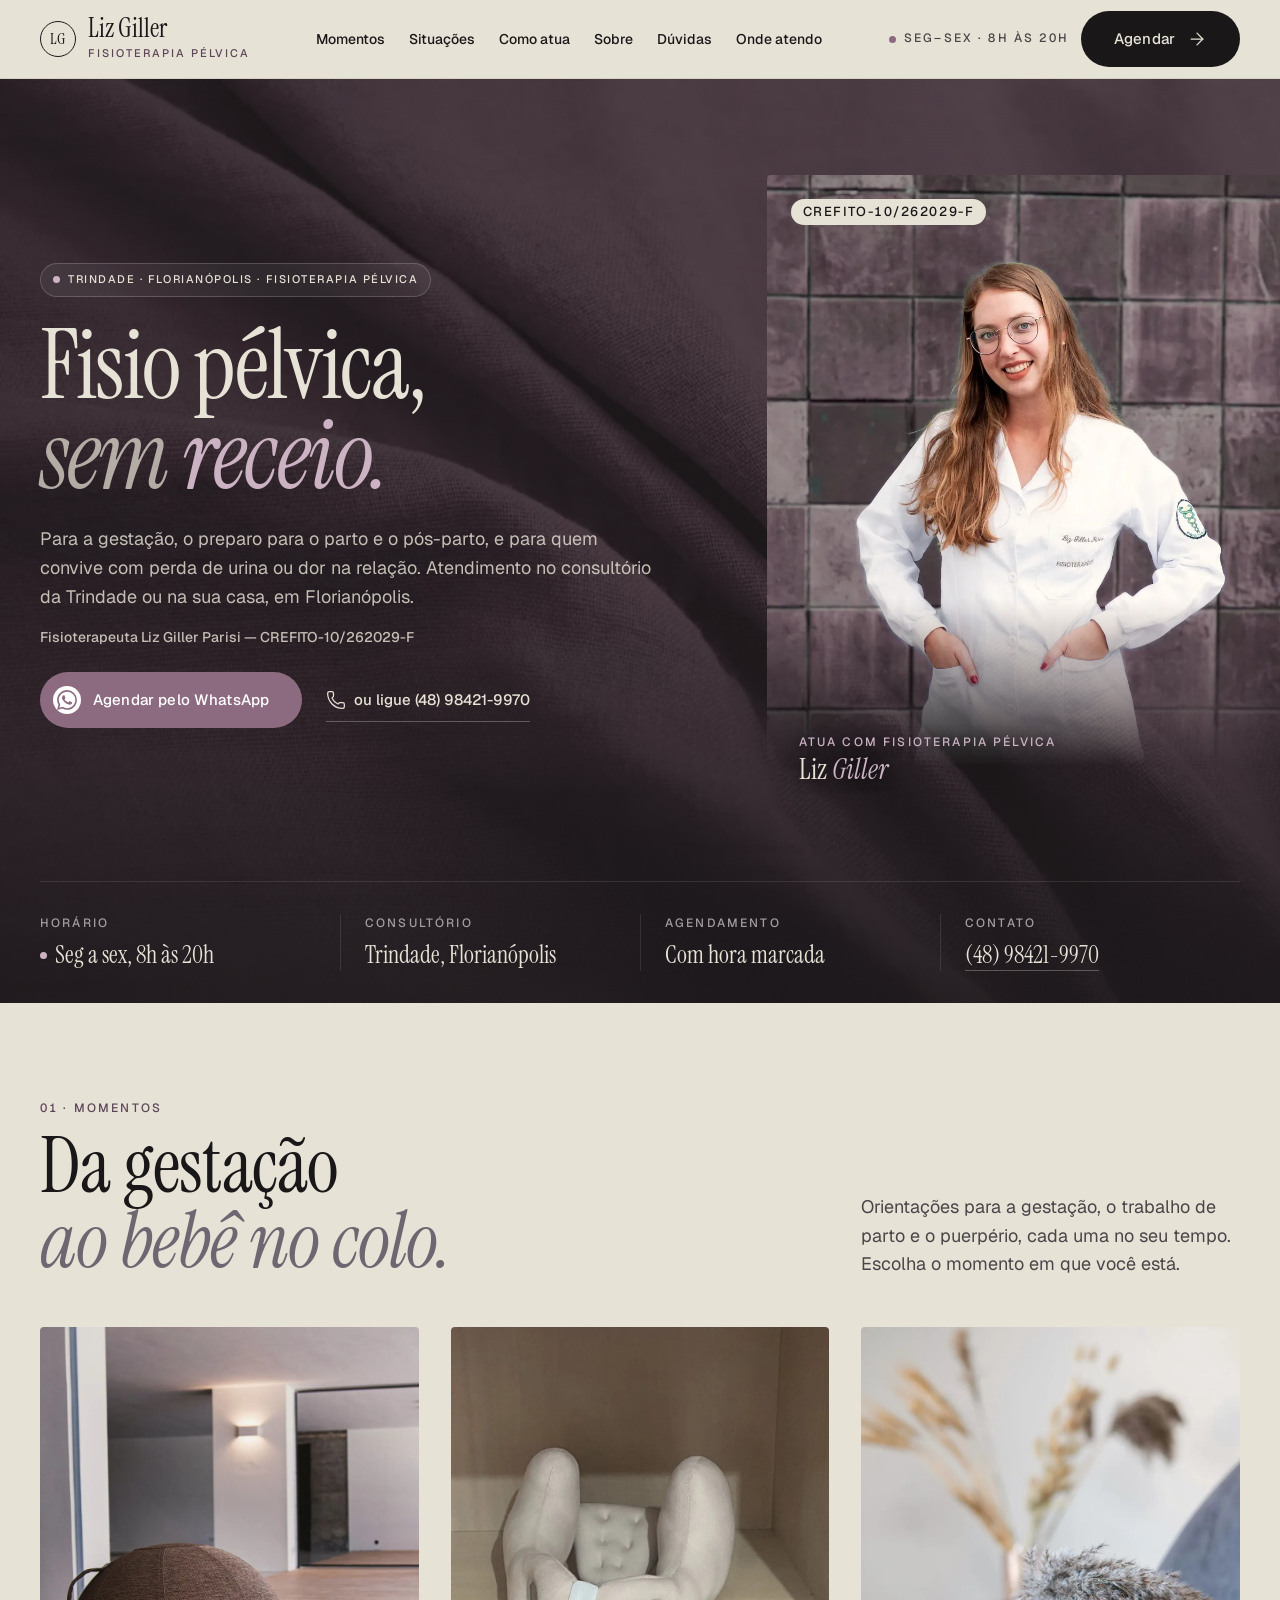
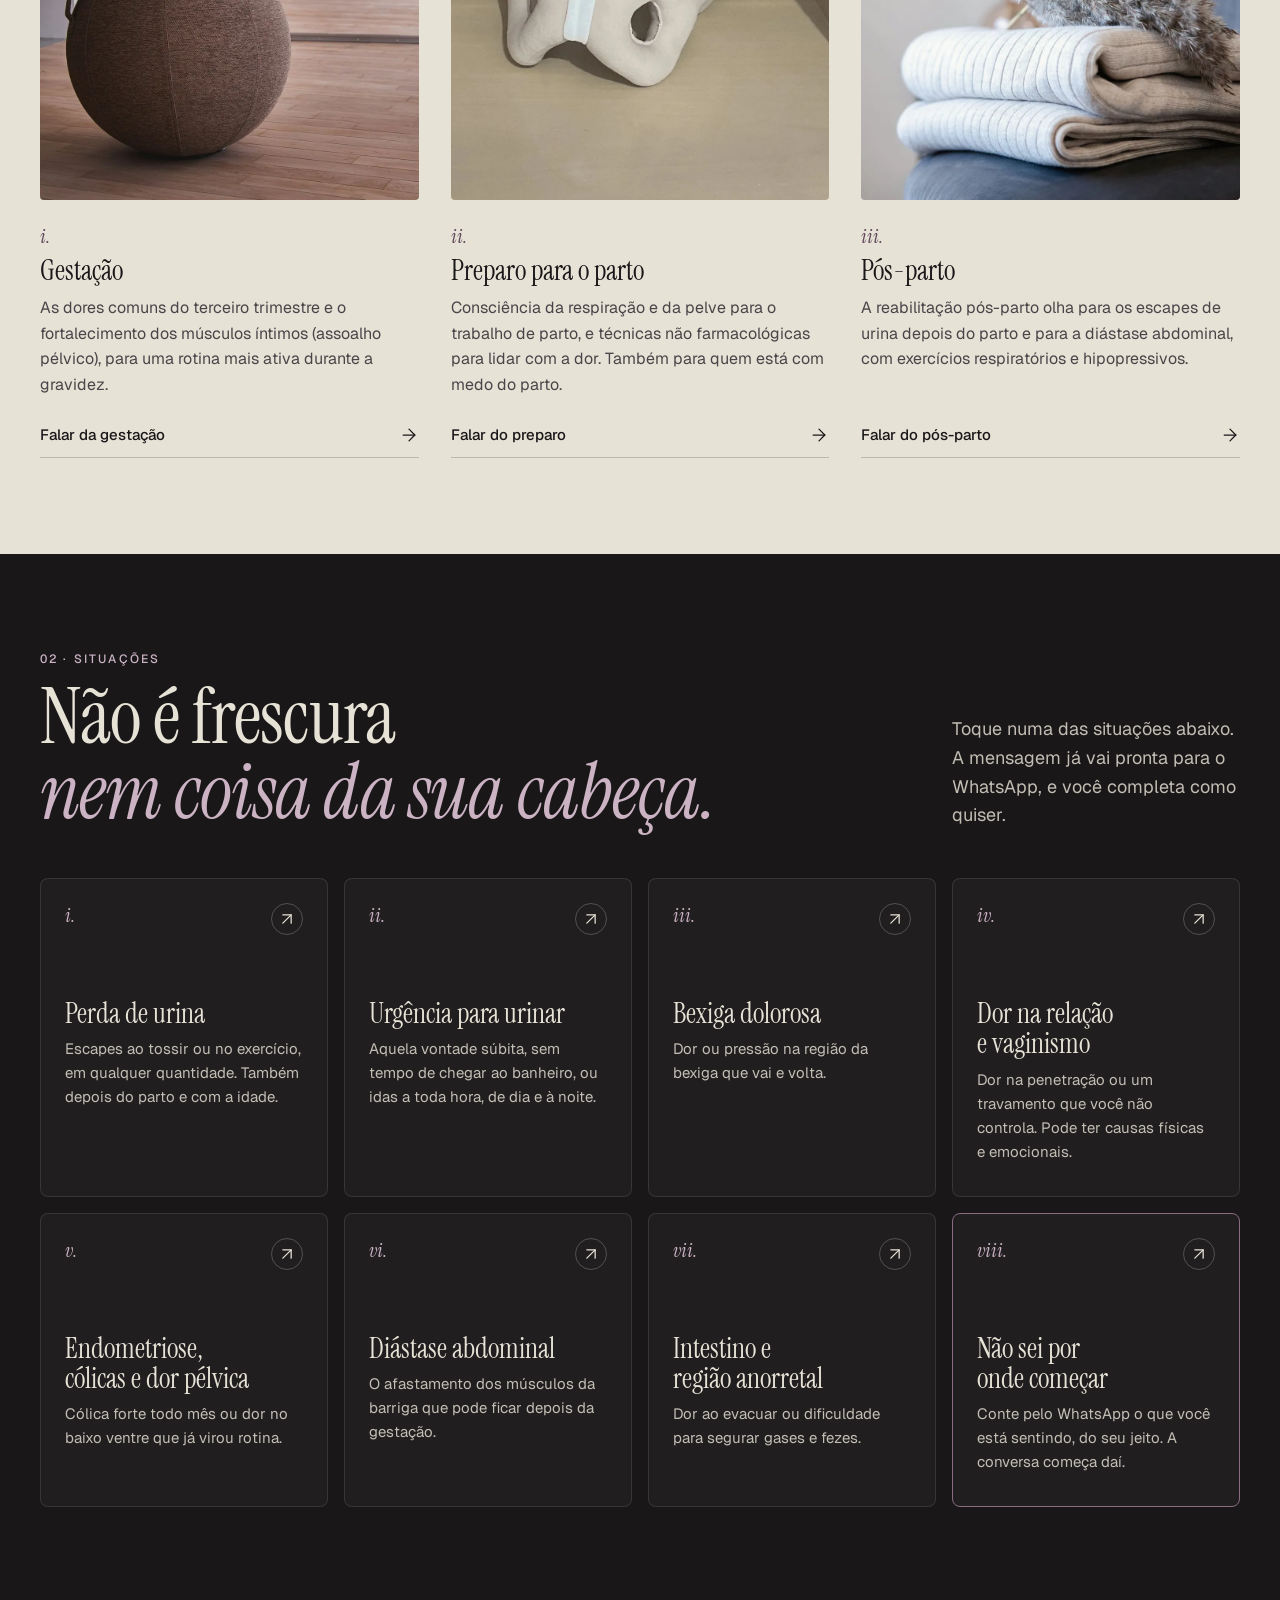
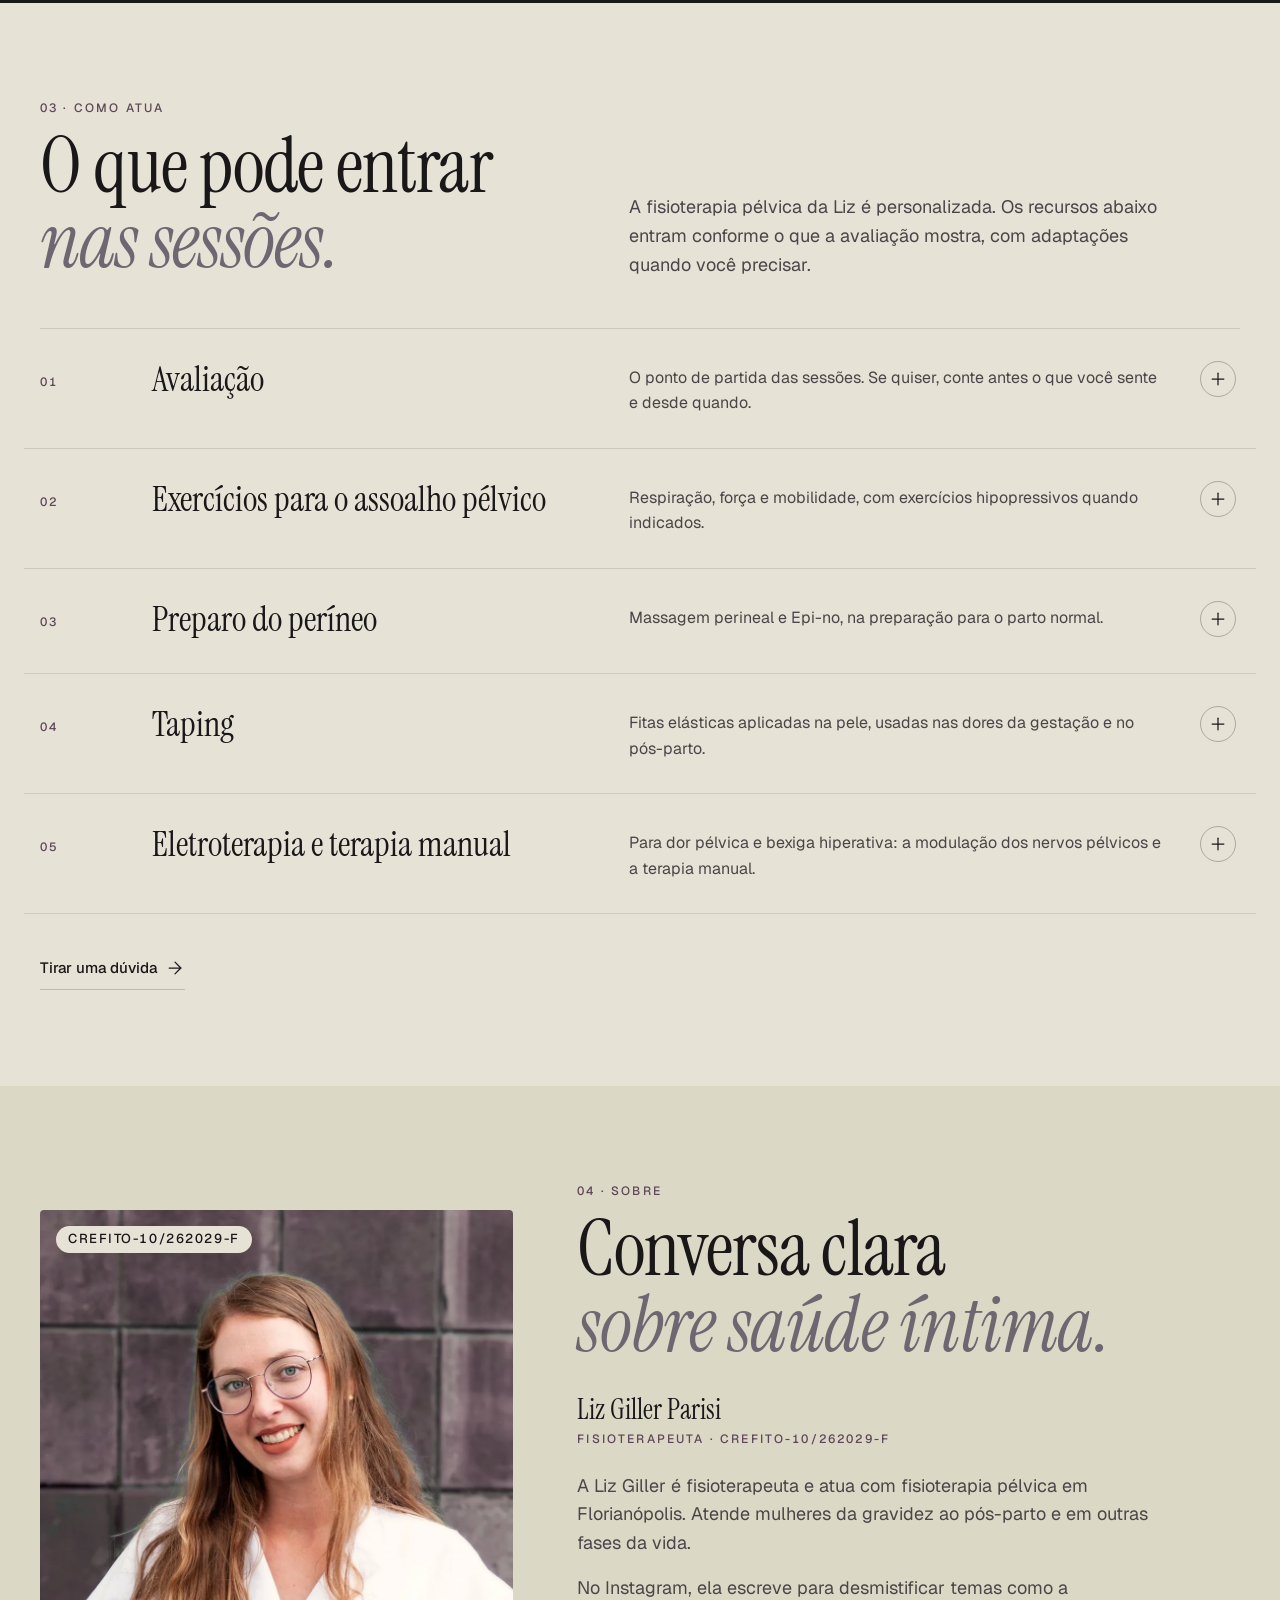
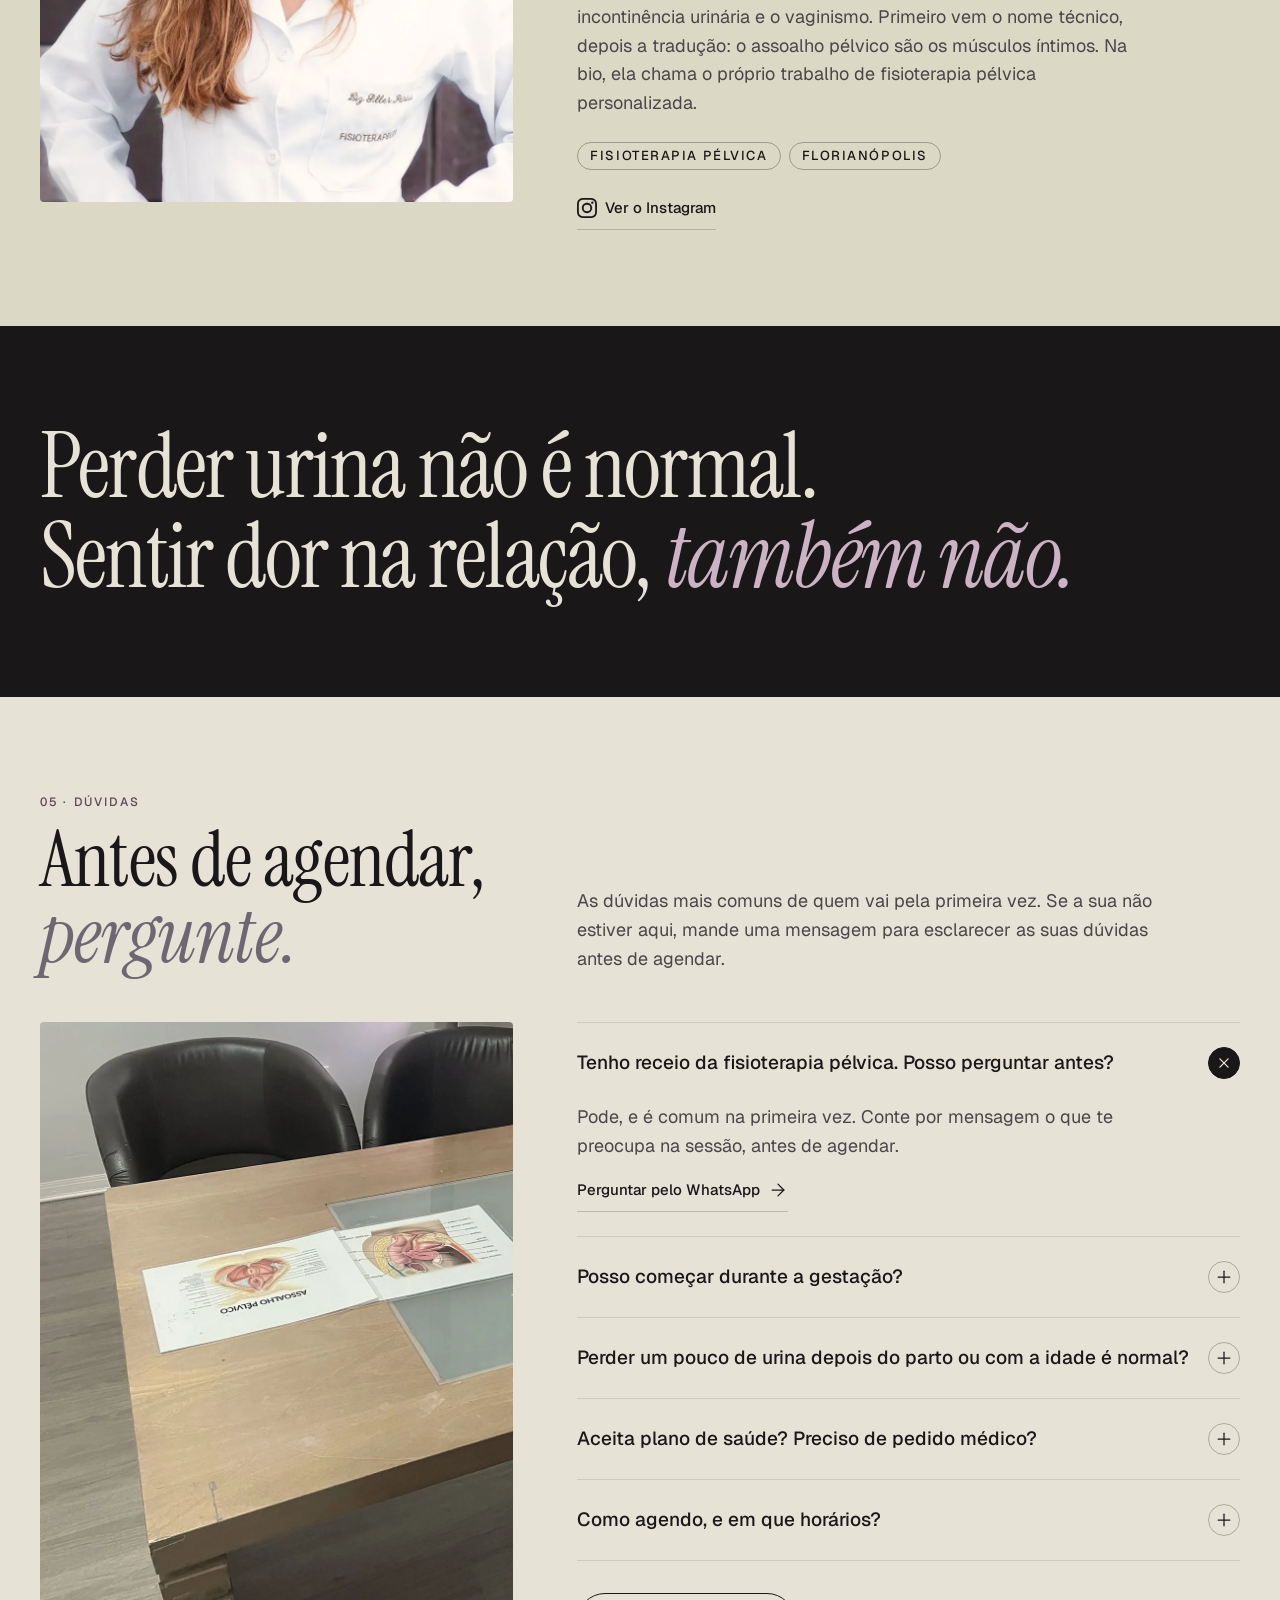
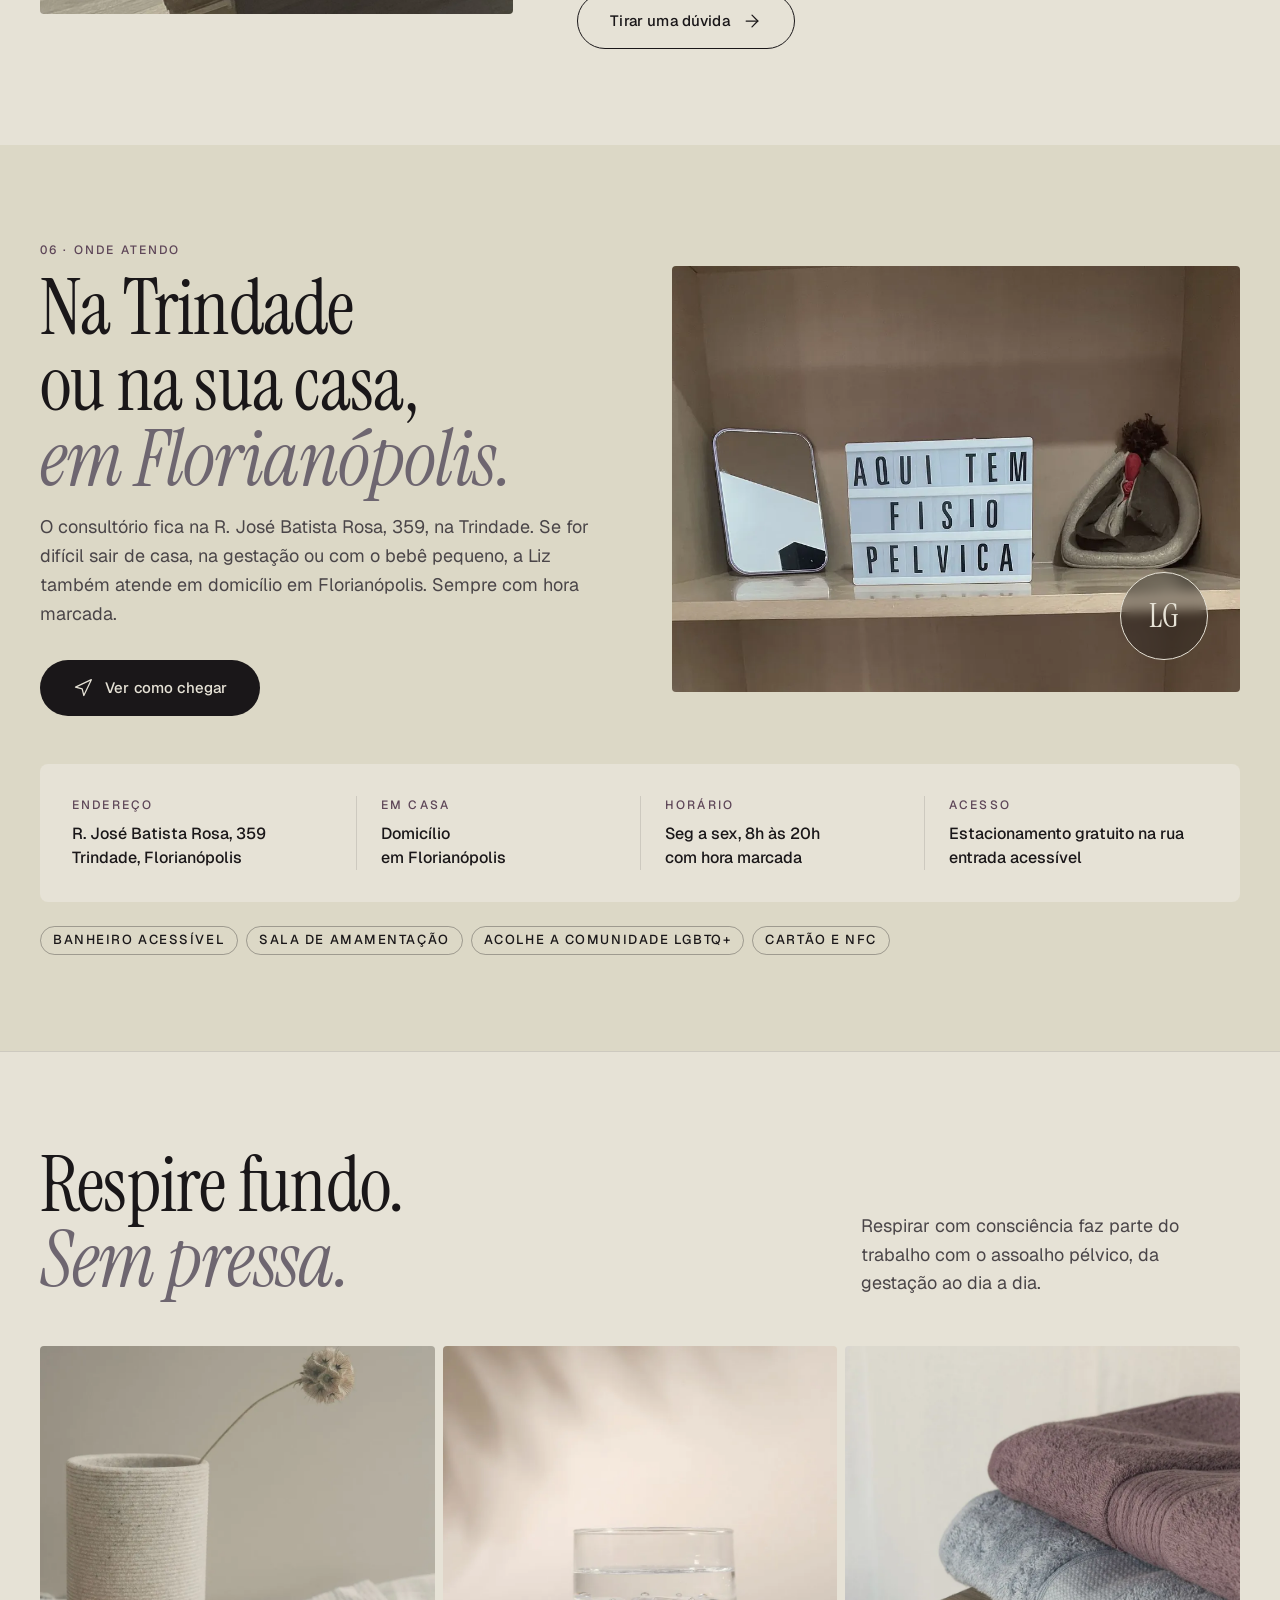
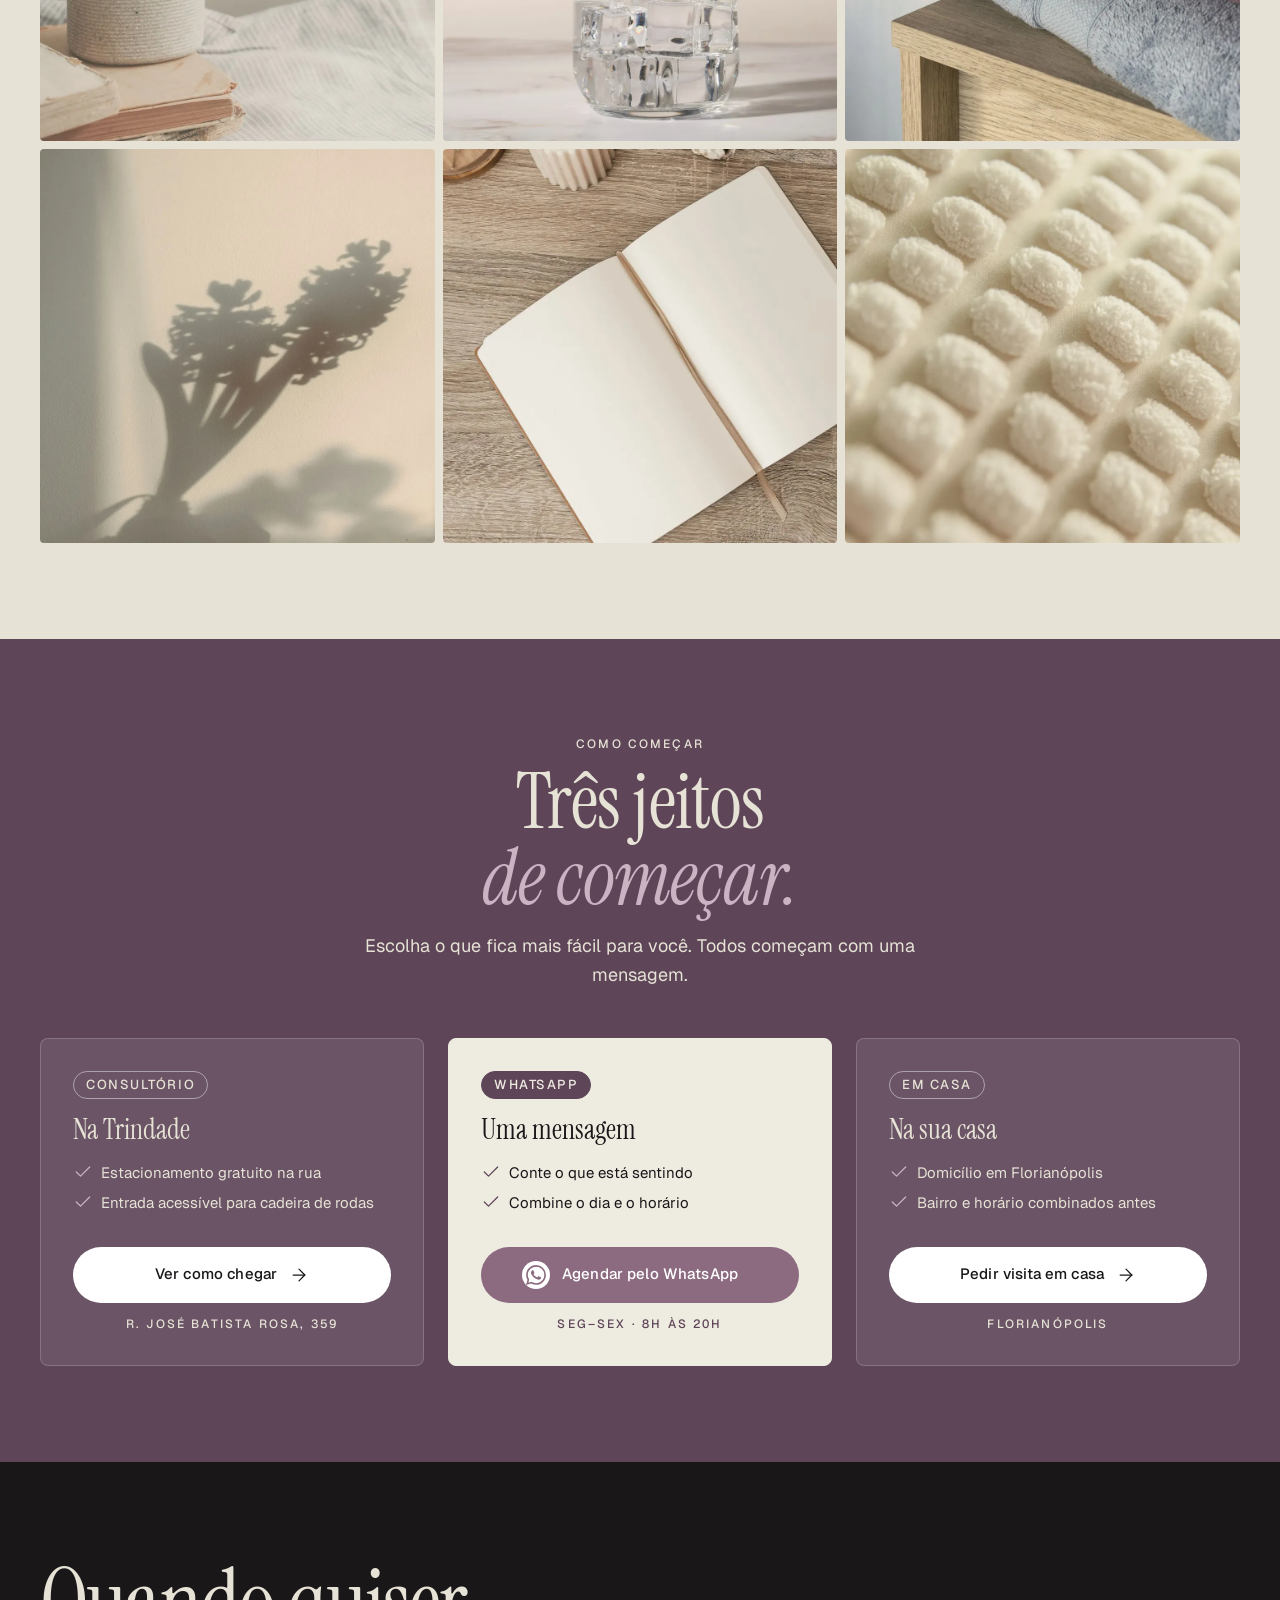
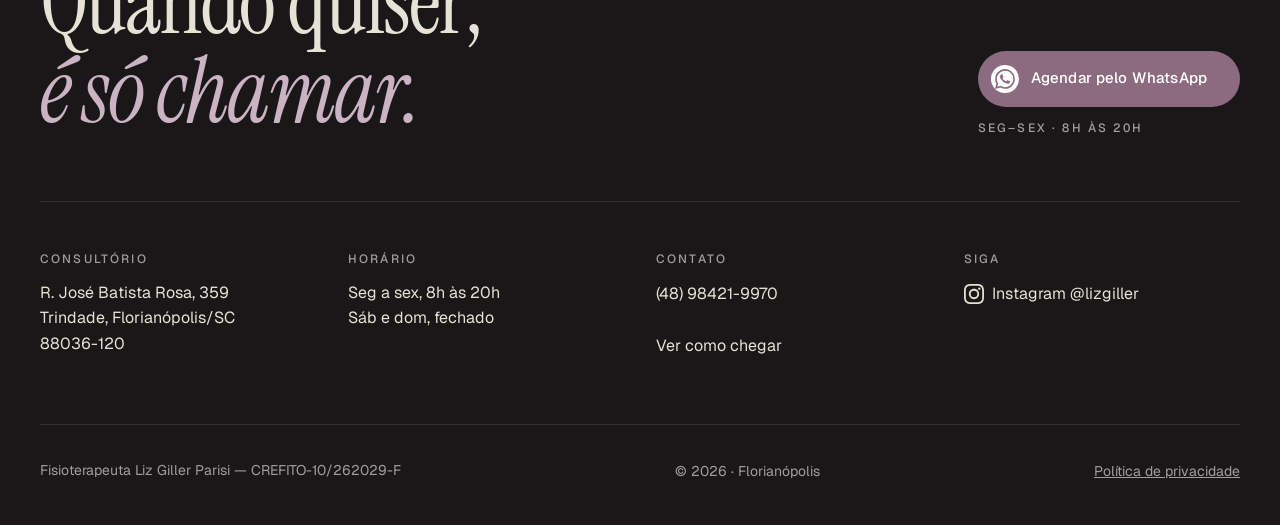
<file: index.html>
<!DOCTYPE html>
<html lang="pt-BR">
<head>
<meta charset="UTF-8">
<meta name="viewport" content="width=device-width, initial-scale=1">
<!-- PRÉ-VENDA: não remover até o Armin fechar a venda -->
<meta name="robots" content="noindex, nofollow">
<title>Liz Giller, fisioterapeuta · Fisio pélvica na Trindade</title>
<meta name="description" content="Liz Giller é fisioterapeuta e atua com fisioterapia pélvica da gestação ao pós-parto e na perda de urina. Na Trindade e em casa, em Florianópolis.">
<meta property="og:title" content="Liz Giller, fisioterapeuta · Fisio pélvica na Trindade">
<meta property="og:description" content="Liz Giller é fisioterapeuta e atua com fisioterapia pélvica da gestação ao pós-parto e na perda de urina. Na Trindade e em casa, em Florianópolis.">
<meta property="og:type" content="website">
<meta property="og:locale" content="pt_BR">
<meta property="og:url" content="https://infomediamethods-sys.github.io/liz-giller-fisioterapeuta/">
<meta property="og:image" content="https://infomediamethods-sys.github.io/liz-giller-fisioterapeuta/assets/img/og-liz.jpg">
<meta name="theme-color" content="#1A1719">
<link rel="icon" href="data:image/svg+xml,%3Csvg%20xmlns%3D%22http%3A%2F%2Fwww.w3.org%2F2000%2Fsvg%22%20viewBox%3D%220%200%2064%2064%22%3E%3Crect%20width%3D%2264%22%20height%3D%2264%22%20rx%3D%2232%22%20fill%3D%22%231A1719%22%2F%3E%3Ctext%20x%3D%2232%22%20y%3D%2242%22%20text-anchor%3D%22middle%22%20font-family%3D%22Georgia%2Cserif%22%20font-size%3D%2226%22%20fill%3D%22%23E6E2D6%22%3ELG%3C%2Ftext%3E%3C%2Fsvg%3E">
<link rel="preconnect" href="https://fonts.googleapis.com">
<link rel="preconnect" href="https://fonts.gstatic.com" crossorigin>
<link href="https://fonts.googleapis.com/css2?family=Geist:wght@400;500;600&amp;family=Instrument+Serif:ital@0;1&amp;display=swap" rel="stylesheet">
<link rel="preload" as="image" media="(max-width: 899px)" imagesrcset="assets/img/heroi-fundo-celular-480.webp 480w, assets/img/heroi-fundo-celular-960.webp 960w" imagesizes="100vw">
<link rel="stylesheet" href="assets/css/base.css">
<link rel="stylesheet" href="assets/css/style.css">
<script type="application/ld+json">{"@context":"https://schema.org","@graph":[{"@type":"Person","@id":"https://infomediamethods-sys.github.io/liz-giller-fisioterapeuta/#liz","name":"Liz Giller Parisi","alternateName":"Liz Giller","jobTitle":"Fisioterapeuta","identifier":"CREFITO-10/262029-F","sameAs":["https://www.instagram.com/lizgiller/"],"worksFor":{"@id":"https://infomediamethods-sys.github.io/liz-giller-fisioterapeuta/#consultorio"}},{"@type":["MedicalBusiness","LocalBusiness"],"@id":"https://infomediamethods-sys.github.io/liz-giller-fisioterapeuta/#consultorio","name":"Liz Giller · Fisioterapia pélvica","url":"https://infomediamethods-sys.github.io/liz-giller-fisioterapeuta/","image":"https://infomediamethods-sys.github.io/liz-giller-fisioterapeuta/assets/img/og-liz.jpg","telephone":"+55 48 98421-9970","description":"Fisioterapia pélvica na Trindade e em domicílio em Florianópolis, com Liz Giller Parisi, fisioterapeuta, CREFITO-10/262029-F.","address":{"@type":"PostalAddress","streetAddress":"R. José Batista Rosa, 359 - Trindade","addressLocality":"Florianópolis","addressRegion":"SC","postalCode":"88036-120","addressCountry":"BR"},"geo":{"@type":"GeoCoordinates","latitude":-27.5886289,"longitude":-48.5274836},"openingHoursSpecification":[{"@type":"OpeningHoursSpecification","dayOfWeek":["Monday","Tuesday","Wednesday","Thursday","Friday"],"opens":"08:00","closes":"20:00"}],"areaServed":"Florianópolis","founder":{"@id":"https://infomediamethods-sys.github.io/liz-giller-fisioterapeuta/#liz"}}]}</script>
</head>
<body>
<a class="pular-conteudo" href="#conteudo">Pular para o conteúdo</a>

<header class="cabecalho" data-header>
  <div class="container cabecalho__linha">
    <a class="marca" href="#inicio" aria-label="Liz Giller, fisioterapia pélvica: início"><span class="marca__mono" aria-hidden="true">LG</span><span class="marca__texto"><span class="marca__nome">Liz Giller</span><span class="marca__rotulo">Fisioterapia pélvica</span></span></a>
    <nav class="nav" aria-label="Principal">
      <ul class="nav__lista" role="list"><li><a class="nav__link" href="#momentos">Momentos</a></li><li><a class="nav__link" href="#situacoes">Situações</a></li><li><a class="nav__link" href="#como-atua">Como atua</a></li><li><a class="nav__link" href="#sobre">Sobre</a></li><li><a class="nav__link" href="#duvidas">Dúvidas</a></li><li><a class="nav__link" href="#onde-atendo">Onde atendo</a></li></ul>
    </nav>
    <div class="cabecalho__acoes">
      <p class="status"><span class="ponto" aria-hidden="true"></span>Seg–sex · 8h às 20h</p>
      <a class="botao botao--escuro cabecalho__cta" href="https://wa.me/5548984219970?text=Ol%C3%A1%2C%20Liz%21%20Vi%20seu%20site%20e%20gostaria%20de%20agendar%20uma%20avalia%C3%A7%C3%A3o." target="_blank" rel="noopener">Agendar <svg aria-hidden="true" focusable="false" class="icone icone--arrow-right" xmlns="http://www.w3.org/2000/svg" width="24" height="24" viewBox="0 0 24 24" fill="none" stroke="currentColor" stroke-width="1.5" stroke-linecap="round" stroke-linejoin="round" ><path d="M5 12h14" /><path d="m12 5 7 7-7 7" /></svg></a>
      <button class="cabecalho__menu" type="button" data-abrir-menu aria-expanded="false" aria-controls="menu-celular" aria-label="Abrir menu"><svg aria-hidden="true" focusable="false" class="icone icone--menu" xmlns="http://www.w3.org/2000/svg" width="24" height="24" viewBox="0 0 24 24" fill="none" stroke="currentColor" stroke-width="1.5" stroke-linecap="round" stroke-linejoin="round" ><path d="M4 5h16" /><path d="M4 12h16" /><path d="M4 19h16" /></svg></button>
    </div>
  </div>
</header>
<nav class="menu-celular" id="menu-celular" aria-hidden="true" aria-label="Menu" data-lenis-prevent>
  <div class="container menu-celular__topo">
    <a class="marca" href="#inicio" aria-label="Liz Giller, fisioterapia pélvica: início"><span class="marca__mono" aria-hidden="true">LG</span><span class="marca__texto"><span class="marca__nome">Liz Giller</span><span class="marca__rotulo">Fisioterapia pélvica</span></span></a>
    <button class="cabecalho__menu" type="button" data-fechar-menu aria-label="Fechar menu"><svg aria-hidden="true" focusable="false" class="icone icone--x" xmlns="http://www.w3.org/2000/svg" width="24" height="24" viewBox="0 0 24 24" fill="none" stroke="currentColor" stroke-width="1.5" stroke-linecap="round" stroke-linejoin="round" ><path d="M18 6 6 18" /><path d="m6 6 12 12" /></svg></button>
  </div>
  <div class="container menu-celular__corpo">
    <ul class="menu-celular__lista" role="list"><li><a class="menu-celular__link" href="#momentos"><span class="menu-celular__num">01</span>Momentos</a></li><li><a class="menu-celular__link" href="#situacoes"><span class="menu-celular__num">02</span>Situações</a></li><li><a class="menu-celular__link" href="#como-atua"><span class="menu-celular__num">03</span>Como atua</a></li><li><a class="menu-celular__link" href="#sobre"><span class="menu-celular__num">04</span>Sobre</a></li><li><a class="menu-celular__link" href="#duvidas"><span class="menu-celular__num">05</span>Dúvidas</a></li><li><a class="menu-celular__link" href="#onde-atendo"><span class="menu-celular__num">06</span>Onde atendo</a></li></ul>
    <div class="menu-celular__contato">
      <a class="botao botao--primario" href="https://wa.me/5548984219970?text=Ol%C3%A1%2C%20Liz%21%20Vi%20seu%20site%20e%20gostaria%20de%20agendar%20uma%20avalia%C3%A7%C3%A3o." target="_blank" rel="noopener"><span class="botao__circulo"><svg class="icone icone--marca" width="24" height="24" fill="currentColor" aria-hidden="true" focusable="false" role="img" viewBox="0 0 24 24" xmlns="http://www.w3.org/2000/svg"><path d="M17.472 14.382c-.297-.149-1.758-.867-2.03-.967-.273-.099-.471-.148-.67.15-.197.297-.767.966-.94 1.164-.173.199-.347.223-.644.075-.297-.15-1.255-.463-2.39-1.475-.883-.788-1.48-1.761-1.653-2.059-.173-.297-.018-.458.13-.606.134-.133.298-.347.446-.52.149-.174.198-.298.298-.497.099-.198.05-.371-.025-.52-.075-.149-.669-1.612-.916-2.207-.242-.579-.487-.5-.669-.51-.173-.008-.371-.01-.57-.01-.198 0-.52.074-.792.372-.272.297-1.04 1.016-1.04 2.479 0 1.462 1.065 2.875 1.213 3.074.149.198 2.096 3.2 5.077 4.487.709.306 1.262.489 1.694.625.712.227 1.36.195 1.871.118.571-.085 1.758-.719 2.006-1.413.248-.694.248-1.289.173-1.413-.074-.124-.272-.198-.57-.347m-5.421 7.403h-.004a9.87 9.87 0 01-5.031-1.378l-.361-.214-3.741.982.998-3.648-.235-.374a9.86 9.86 0 01-1.51-5.26c.001-5.45 4.436-9.884 9.888-9.884 2.64 0 5.122 1.03 6.988 2.898a9.825 9.825 0 012.893 6.994c-.003 5.45-4.437 9.884-9.885 9.884m8.413-18.297A11.815 11.815 0 0012.05 0C5.495 0 .16 5.335.157 11.892c0 2.096.547 4.142 1.588 5.945L.057 24l6.305-1.654a11.882 11.882 0 005.683 1.448h.005c6.554 0 11.89-5.335 11.893-11.893a11.821 11.821 0 00-3.48-8.413Z"/></svg></span>Agendar pelo WhatsApp</a>
      <a class="link-seta" href="tel:+5548984219970"><svg aria-hidden="true" focusable="false" class="icone icone--phone" xmlns="http://www.w3.org/2000/svg" width="24" height="24" viewBox="0 0 24 24" fill="none" stroke="currentColor" stroke-width="1.5" stroke-linecap="round" stroke-linejoin="round" ><path d="M13.832 16.568a1 1 0 0 0 1.213-.303l.355-.465A2 2 0 0 1 17 15h3a2 2 0 0 1 2 2v3a2 2 0 0 1-2 2A18 18 0 0 1 2 4a2 2 0 0 1 2-2h3a2 2 0 0 1 2 2v3a2 2 0 0 1-.8 1.6l-.468.351a1 1 0 0 0-.292 1.233 14 14 0 0 0 6.392 6.384" /></svg>Ligar (48) 98421-9970</a>
      <p class="menu-celular__endereco">R. José Batista Rosa, 359<br>Trindade, Florianópolis</p>
    </div>
  </div>
</nav>

<main id="conteudo">

  <section class="heroi" id="inicio" data-heroi>
    <picture class="heroi__fundo">
  <source type="image/webp" media="(max-width: 899px)" srcset="assets/img/heroi-fundo-celular-480.webp 480w, assets/img/heroi-fundo-celular-960.webp 960w" sizes="100vw">
  <source type="image/webp" srcset="assets/img/heroi-fundo-960.webp 960w, assets/img/heroi-fundo-1600.webp 1600w, assets/img/heroi-fundo-2400.webp 2400w" sizes="100vw">
  <img src="assets/img/heroi-fundo-960.jpg" alt="" width="2400" height="1600" decoding="async" fetchpriority="high">
</picture>
    <div class="container heroi__grade">
      <div class="heroi__texto">
        <p class="capsula"><span class="ponto" aria-hidden="true"></span>Trindade · Florianópolis · Fisioterapia pélvica</p>
        <h1 class="heroi__titulo">Fisio pélvica,<br> <em>sem <span class="destaque">receio.</span></em></h1>
        <p class="heroi__apoio">Para a gestação, o preparo para o parto e o pós-parto, e para quem convive com perda de urina ou dor na relação. Atendimento no consultório da Trindade ou na sua casa, em Florianópolis.</p>
        <p class="identificacao">Fisioterapeuta Liz Giller <span class="nowrap">Parisi — CREFITO-10/262029-F</span></p>
        <div class="heroi__acoes">
          <a class="botao botao--primario" href="https://wa.me/5548984219970?text=Ol%C3%A1%2C%20Liz%21%20Vi%20seu%20site%20e%20gostaria%20de%20agendar%20uma%20avalia%C3%A7%C3%A3o." target="_blank" rel="noopener"><span class="botao__circulo"><svg class="icone icone--marca" width="24" height="24" fill="currentColor" aria-hidden="true" focusable="false" role="img" viewBox="0 0 24 24" xmlns="http://www.w3.org/2000/svg"><path d="M17.472 14.382c-.297-.149-1.758-.867-2.03-.967-.273-.099-.471-.148-.67.15-.197.297-.767.966-.94 1.164-.173.199-.347.223-.644.075-.297-.15-1.255-.463-2.39-1.475-.883-.788-1.48-1.761-1.653-2.059-.173-.297-.018-.458.13-.606.134-.133.298-.347.446-.52.149-.174.198-.298.298-.497.099-.198.05-.371-.025-.52-.075-.149-.669-1.612-.916-2.207-.242-.579-.487-.5-.669-.51-.173-.008-.371-.01-.57-.01-.198 0-.52.074-.792.372-.272.297-1.04 1.016-1.04 2.479 0 1.462 1.065 2.875 1.213 3.074.149.198 2.096 3.2 5.077 4.487.709.306 1.262.489 1.694.625.712.227 1.36.195 1.871.118.571-.085 1.758-.719 2.006-1.413.248-.694.248-1.289.173-1.413-.074-.124-.272-.198-.57-.347m-5.421 7.403h-.004a9.87 9.87 0 01-5.031-1.378l-.361-.214-3.741.982.998-3.648-.235-.374a9.86 9.86 0 01-1.51-5.26c.001-5.45 4.436-9.884 9.888-9.884 2.64 0 5.122 1.03 6.988 2.898a9.825 9.825 0 012.893 6.994c-.003 5.45-4.437 9.884-9.885 9.884m8.413-18.297A11.815 11.815 0 0012.05 0C5.495 0 .16 5.335.157 11.892c0 2.096.547 4.142 1.588 5.945L.057 24l6.305-1.654a11.882 11.882 0 005.683 1.448h.005c6.554 0 11.89-5.335 11.893-11.893a11.821 11.821 0 00-3.48-8.413Z"/></svg></span>Agendar pelo WhatsApp</a>
          <a class="link-tel" href="tel:+5548984219970"><svg aria-hidden="true" focusable="false" class="icone icone--phone" xmlns="http://www.w3.org/2000/svg" width="24" height="24" viewBox="0 0 24 24" fill="none" stroke="currentColor" stroke-width="1.5" stroke-linecap="round" stroke-linejoin="round" ><path d="M13.832 16.568a1 1 0 0 0 1.213-.303l.355-.465A2 2 0 0 1 17 15h3a2 2 0 0 1 2 2v3a2 2 0 0 1-2 2A18 18 0 0 1 2 4a2 2 0 0 1 2-2h3a2 2 0 0 1 2 2v3a2 2 0 0 1-.8 1.6l-.468.351a1 1 0 0 0-.292 1.233 14 14 0 0 0 6.392 6.384" /></svg>ou ligue (48) 98421-9970</a>
        </div>
      </div>
      <figure class="heroi__cartao midia">
        <picture>
  <source type="image/webp" media="(max-width: 899px)" srcset="assets/img/heroi-liz-480.webp 480w, assets/img/heroi-liz-960.webp 960w" sizes="100vw">
  <source type="image/webp" srcset="assets/img/heroi-liz-960.webp 960w" sizes="50vw">
  <img src="assets/img/heroi-liz-960.jpg" alt="Liz Giller, fisioterapeuta, de jaleco branco e óculos, sorrindo" width="1280" height="1600" decoding="async">
</picture>
        <span class="chip chip--claro heroi__chip">CREFITO-10/262029-F</span>
        <figcaption class="heroi__legenda"><span class="rotulo">Atua com fisioterapia pélvica</span><span class="heroi__nome">Liz <em>Giller</em></span></figcaption>
      </figure>
    </div>
    <div class="container tira">
      <ul class="tira__lista" role="list">
        <li><span class="tira__rotulo">Horário</span><span class="tira__valor"><span class="ponto" aria-hidden="true"></span>Seg a sex, 8h às 20h</span></li>
        <li><span class="tira__rotulo">Consultório</span><span class="tira__valor">Trindade, Florianópolis</span></li>
        <li><span class="tira__rotulo">Agendamento</span><span class="tira__valor">Com hora marcada</span></li>
        <li><span class="tira__rotulo">Contato</span><a class="tira__valor tira__link" href="https://wa.me/5548984219970?text=Ol%C3%A1%2C%20Liz%21%20Vi%20seu%20site%20e%20gostaria%20de%20agendar%20uma%20avalia%C3%A7%C3%A3o." target="_blank" rel="noopener">(48) 98421-9970</a></li>
      </ul>
    </div>
  </section>

  <section class="secao momentos" id="momentos">
    <div class="container">
      <div class="cabeca cabeca--3 revelar"><div class="cabeca__titulo"><p class="rotulo">01 · Momentos</p><h2 class="titulo-secao">Da gestação<br> <em>ao bebê no colo.</em></h2></div><p class="cabeca__apoio">Orientações para a gestação, o trabalho de parto e o puerpério, cada uma no seu tempo. Escolha o momento em que você está.</p></div>
      <ul class="momentos__grade revelar" role="list">
        <li><article class="momento">
          <div class="momento__midia midia momento__midia--gestacao"><picture>
  <source type="image/webp" media="(max-width: 899px)" srcset="assets/img/momento-gestacao-480.webp 480w, assets/img/momento-gestacao-960.webp 960w" sizes="100vw">
  <source type="image/webp" srcset="assets/img/momento-gestacao-960.webp 960w" sizes="50vw">
  <img src="assets/img/momento-gestacao-960.jpg" alt="Bola de exercício de tecido ameixa sobre piso de madeira, em sala clara" width="1200" height="1500" decoding="async">
</picture></div>
          <p class="romano">i.</p>
          <h3 class="momento__titulo">Gestação</h3>
          <p class="momento__texto">As dores comuns do terceiro trimestre e o fortalecimento dos músculos íntimos (assoalho pélvico), para uma rotina mais ativa durante a gravidez.</p>
          <a class="link-seta link-seta--cheio" href="https://wa.me/5548984219970?text=Ol%C3%A1%2C%20Liz%21%20Vi%20seu%20site.%20Estou%20gestante%20e%20gostaria%20de%20saber%20sobre%20a%20fisioterapia%20p%C3%A9lvica%20na%20gesta%C3%A7%C3%A3o." target="_blank" rel="noopener">Falar da gestação <svg aria-hidden="true" focusable="false" class="icone icone--arrow-right" xmlns="http://www.w3.org/2000/svg" width="24" height="24" viewBox="0 0 24 24" fill="none" stroke="currentColor" stroke-width="1.5" stroke-linecap="round" stroke-linejoin="round" ><path d="M5 12h14" /><path d="m12 5 7 7-7 7" /></svg></a>
        </article></li>
        <li><article class="momento">
          <div class="momento__midia midia "><picture>
  <source type="image/webp" media="(max-width: 899px)" srcset="assets/img/momento-parto-480.webp 480w, assets/img/momento-parto-960.webp 960w" sizes="100vw">
  <source type="image/webp" srcset="assets/img/momento-parto-960.webp 960w" sizes="50vw">
  <img src="assets/img/momento-parto-960.jpg" alt="Modelo anatômico de pelve na estante do consultório" width="1200" height="1500" decoding="async" loading="lazy">
</picture></div>
          <p class="romano">ii.</p>
          <h3 class="momento__titulo">Preparo para o parto</h3>
          <p class="momento__texto">Consciência da respiração e da pelve para o trabalho de parto, e técnicas não farmacológicas para lidar com a dor. Também para quem está com medo do parto.</p>
          <a class="link-seta link-seta--cheio" href="https://wa.me/5548984219970?text=Ol%C3%A1%2C%20Liz%21%20Vi%20seu%20site%20e%20gostaria%20de%20me%20preparar%20para%20o%20parto." target="_blank" rel="noopener">Falar do preparo <svg aria-hidden="true" focusable="false" class="icone icone--arrow-right" xmlns="http://www.w3.org/2000/svg" width="24" height="24" viewBox="0 0 24 24" fill="none" stroke="currentColor" stroke-width="1.5" stroke-linecap="round" stroke-linejoin="round" ><path d="M5 12h14" /><path d="m12 5 7 7-7 7" /></svg></a>
        </article></li>
        <li><article class="momento">
          <div class="momento__midia midia "><picture>
  <source type="image/webp" media="(max-width: 899px)" srcset="assets/img/momento-pos-parto-480.webp 480w, assets/img/momento-pos-parto-960.webp 960w" sizes="100vw">
  <source type="image/webp" srcset="assets/img/momento-pos-parto-960.webp 960w" sizes="50vw">
  <img src="assets/img/momento-pos-parto-960.jpg" alt="Mantas de tricô dobradas e um vaso com capim seco" width="1200" height="1500" decoding="async" loading="lazy">
</picture></div>
          <p class="romano">iii.</p>
          <h3 class="momento__titulo">Pós-parto</h3>
          <p class="momento__texto">A reabilitação pós-parto olha para os escapes de urina depois do parto e para a diástase abdominal, com exercícios respiratórios e hipopressivos.</p>
          <a class="link-seta link-seta--cheio" href="https://wa.me/5548984219970?text=Ol%C3%A1%2C%20Liz%21%20Vi%20seu%20site%20e%20gostaria%20de%20saber%20sobre%20a%20reabilita%C3%A7%C3%A3o%20p%C3%B3s-parto." target="_blank" rel="noopener">Falar do pós-parto <svg aria-hidden="true" focusable="false" class="icone icone--arrow-right" xmlns="http://www.w3.org/2000/svg" width="24" height="24" viewBox="0 0 24 24" fill="none" stroke="currentColor" stroke-width="1.5" stroke-linecap="round" stroke-linejoin="round" ><path d="M5 12h14" /><path d="m12 5 7 7-7 7" /></svg></a>
        </article></li>
      </ul>
    </div>
  </section>

  <section class="secao situacoes fundo-escuro" id="situacoes">
    <div class="container">
      <div class="cabeca cabeca--4 revelar"><div class="cabeca__titulo"><p class="rotulo">02 · Situações</p><h2 class="titulo-secao">Não é frescura<br> <em class="em-longo">nem coisa da sua cabeça.</em></h2></div><p class="cabeca__apoio">Toque numa das situações abaixo. A mensagem já vai pronta para o WhatsApp, e você completa como quiser.</p></div>
      <ul class="situacoes__grade revelar" role="list">
        <li><a class="situacao" href="https://wa.me/5548984219970?text=Ol%C3%A1%2C%20Liz%21%20Vi%20seu%20site%20e%20gostaria%20de%20conversar%20sobre%20perda%20de%20urina." target="_blank" rel="noopener" aria-label="Perda de urina: conversar pelo WhatsApp">
          <span class="romano">i.</span>
          <span class="situacao__seta" aria-hidden="true"><svg aria-hidden="true" focusable="false" class="icone icone--arrow-up-right" xmlns="http://www.w3.org/2000/svg" width="24" height="24" viewBox="0 0 24 24" fill="none" stroke="currentColor" stroke-width="1.5" stroke-linecap="round" stroke-linejoin="round" ><path d="M7 7h10v10" /><path d="M7 17 17 7" /></svg></span>
          <h3 class="situacao__titulo">Perda de urina</h3>
          <p class="situacao__texto">Escapes ao tossir ou no exercício, em qualquer quantidade. Também depois do parto e com a idade.</p>
        </a></li>
        <li><a class="situacao" href="https://wa.me/5548984219970?text=Ol%C3%A1%2C%20Liz%21%20Vi%20seu%20site%20e%20gostaria%20de%20conversar%20sobre%20urg%C3%AAncia%20para%20urinar." target="_blank" rel="noopener" aria-label="Urgência para urinar: conversar pelo WhatsApp">
          <span class="romano">ii.</span>
          <span class="situacao__seta" aria-hidden="true"><svg aria-hidden="true" focusable="false" class="icone icone--arrow-up-right" xmlns="http://www.w3.org/2000/svg" width="24" height="24" viewBox="0 0 24 24" fill="none" stroke="currentColor" stroke-width="1.5" stroke-linecap="round" stroke-linejoin="round" ><path d="M7 7h10v10" /><path d="M7 17 17 7" /></svg></span>
          <h3 class="situacao__titulo">Urgência para urinar</h3>
          <p class="situacao__texto">Aquela vontade súbita, sem tempo de chegar ao banheiro, ou idas a toda hora, de dia e à noite.</p>
        </a></li>
        <li><a class="situacao" href="https://wa.me/5548984219970?text=Ol%C3%A1%2C%20Liz%21%20Vi%20seu%20site%20e%20gostaria%20de%20conversar%20sobre%20bexiga%20dolorosa." target="_blank" rel="noopener" aria-label="Bexiga dolorosa: conversar pelo WhatsApp">
          <span class="romano">iii.</span>
          <span class="situacao__seta" aria-hidden="true"><svg aria-hidden="true" focusable="false" class="icone icone--arrow-up-right" xmlns="http://www.w3.org/2000/svg" width="24" height="24" viewBox="0 0 24 24" fill="none" stroke="currentColor" stroke-width="1.5" stroke-linecap="round" stroke-linejoin="round" ><path d="M7 7h10v10" /><path d="M7 17 17 7" /></svg></span>
          <h3 class="situacao__titulo">Bexiga dolorosa</h3>
          <p class="situacao__texto">Dor ou pressão na região da bexiga que vai e volta.</p>
        </a></li>
        <li><a class="situacao" href="https://wa.me/5548984219970?text=Ol%C3%A1%2C%20Liz%21%20Vi%20seu%20site%20e%20gostaria%20de%20conversar%20sobre%20dor%20na%20rela%C3%A7%C3%A3o." target="_blank" rel="noopener" aria-label="Dor na relação e vaginismo: conversar pelo WhatsApp">
          <span class="romano">iv.</span>
          <span class="situacao__seta" aria-hidden="true"><svg aria-hidden="true" focusable="false" class="icone icone--arrow-up-right" xmlns="http://www.w3.org/2000/svg" width="24" height="24" viewBox="0 0 24 24" fill="none" stroke="currentColor" stroke-width="1.5" stroke-linecap="round" stroke-linejoin="round" ><path d="M7 7h10v10" /><path d="M7 17 17 7" /></svg></span>
          <h3 class="situacao__titulo">Dor na relação e vaginismo</h3>
          <p class="situacao__texto">Dor na penetração ou um travamento que você não controla. Pode ter causas físicas e emocionais.</p>
        </a></li>
        <li><a class="situacao" href="https://wa.me/5548984219970?text=Ol%C3%A1%2C%20Liz%21%20Vi%20seu%20site%20e%20gostaria%20de%20conversar%20sobre%20endometriose%2C%20c%C3%B3licas%20e%20dor%20p%C3%A9lvica." target="_blank" rel="noopener" aria-label="Endometriose, cólicas e dor pélvica: conversar pelo WhatsApp">
          <span class="romano">v.</span>
          <span class="situacao__seta" aria-hidden="true"><svg aria-hidden="true" focusable="false" class="icone icone--arrow-up-right" xmlns="http://www.w3.org/2000/svg" width="24" height="24" viewBox="0 0 24 24" fill="none" stroke="currentColor" stroke-width="1.5" stroke-linecap="round" stroke-linejoin="round" ><path d="M7 7h10v10" /><path d="M7 17 17 7" /></svg></span>
          <h3 class="situacao__titulo">Endometriose, cólicas e dor pélvica</h3>
          <p class="situacao__texto">Cólica forte todo mês ou dor no baixo ventre que já virou rotina.</p>
        </a></li>
        <li><a class="situacao" href="https://wa.me/5548984219970?text=Ol%C3%A1%2C%20Liz%21%20Vi%20seu%20site%20e%20gostaria%20de%20conversar%20sobre%20di%C3%A1stase%20abdominal." target="_blank" rel="noopener" aria-label="Diástase abdominal: conversar pelo WhatsApp">
          <span class="romano">vi.</span>
          <span class="situacao__seta" aria-hidden="true"><svg aria-hidden="true" focusable="false" class="icone icone--arrow-up-right" xmlns="http://www.w3.org/2000/svg" width="24" height="24" viewBox="0 0 24 24" fill="none" stroke="currentColor" stroke-width="1.5" stroke-linecap="round" stroke-linejoin="round" ><path d="M7 7h10v10" /><path d="M7 17 17 7" /></svg></span>
          <h3 class="situacao__titulo">Diástase abdominal</h3>
          <p class="situacao__texto">O afastamento dos músculos da barriga que pode ficar depois da gestação.</p>
        </a></li>
        <li><a class="situacao" href="https://wa.me/5548984219970?text=Ol%C3%A1%2C%20Liz%21%20Vi%20seu%20site%20e%20gostaria%20de%20conversar%20sobre%20intestino%20e%20regi%C3%A3o%20anorretal." target="_blank" rel="noopener" aria-label="Intestino e região anorretal: conversar pelo WhatsApp">
          <span class="romano">vii.</span>
          <span class="situacao__seta" aria-hidden="true"><svg aria-hidden="true" focusable="false" class="icone icone--arrow-up-right" xmlns="http://www.w3.org/2000/svg" width="24" height="24" viewBox="0 0 24 24" fill="none" stroke="currentColor" stroke-width="1.5" stroke-linecap="round" stroke-linejoin="round" ><path d="M7 7h10v10" /><path d="M7 17 17 7" /></svg></span>
          <h3 class="situacao__titulo">Intestino e região anorretal</h3>
          <p class="situacao__texto">Dor ao evacuar ou dificuldade para segurar gases e fezes.</p>
        </a></li>
        <li><a class="situacao situacao--destaque" href="https://wa.me/5548984219970?text=Ol%C3%A1%2C%20Liz%21%20Vi%20seu%20site%20e%20n%C3%A3o%20sei%20bem%20por%20onde%20come%C3%A7ar.%20Posso%20te%20contar%20o%20que%20estou%20sentindo%3F" target="_blank" rel="noopener" aria-label="Não sei por onde começar: conversar pelo WhatsApp">
          <span class="romano">viii.</span>
          <span class="situacao__seta" aria-hidden="true"><svg aria-hidden="true" focusable="false" class="icone icone--arrow-up-right" xmlns="http://www.w3.org/2000/svg" width="24" height="24" viewBox="0 0 24 24" fill="none" stroke="currentColor" stroke-width="1.5" stroke-linecap="round" stroke-linejoin="round" ><path d="M7 7h10v10" /><path d="M7 17 17 7" /></svg></span>
          <h3 class="situacao__titulo">Não sei por onde começar</h3>
          <p class="situacao__texto">Conte pelo WhatsApp o que você está sentindo, do seu jeito. A conversa começa daí.</p>
        </a></li>
      </ul>
    </div>
  </section>

  <section class="secao como-atua" id="como-atua">
    <div class="container">
      <div class="cabeca cabeca--recursos revelar"><div class="cabeca__titulo"><p class="rotulo">03 · Como atua</p><h2 class="titulo-secao">O que pode entrar<br> <em>nas sessões.</em></h2></div><p class="cabeca__apoio">A fisioterapia pélvica da Liz é personalizada. Os recursos abaixo entram conforme o que a avaliação mostra, com adaptações quando você precisar.</p></div>
      <div class="revelar">
        <ol class="recursos" role="list" data-recursos>
        <li class="recurso" data-recurso="01">
          <span class="recurso__num">01</span>
          <h3 class="recurso__titulo">Avaliação</h3>
          <p class="recurso__texto">O ponto de partida das sessões. Se quiser, conte antes o que você sente e desde quando.</p>
          <button class="recurso__mais" type="button" aria-expanded="false" aria-controls="recurso-01" aria-label="Saber mais sobre Avaliação"><span class="circulo-mais"><svg aria-hidden="true" focusable="false" class="icone icone--plus" xmlns="http://www.w3.org/2000/svg" width="24" height="24" viewBox="0 0 24 24" fill="none" stroke="currentColor" stroke-width="1.5" stroke-linecap="round" stroke-linejoin="round" ><path d="M5 12h14" /><path d="M12 5v14" /></svg></span></button>
          <div class="recurso__detalhe" id="recurso-01"><div><p>Na fisioterapia pélvica, a avaliação costuma olhar para os músculos do assoalho pélvico e para a respiração. É dela que saem os recursos das próximas linhas.</p></div></div>
        </li>
        <li class="recurso" data-recurso="02">
          <span class="recurso__num">02</span>
          <h3 class="recurso__titulo">Exercícios para o assoalho pélvico</h3>
          <p class="recurso__texto">Respiração, força e mobilidade, com exercícios hipopressivos quando indicados.</p>
          <button class="recurso__mais" type="button" aria-expanded="false" aria-controls="recurso-02" aria-label="Saber mais sobre Exercícios para o assoalho pélvico"><span class="circulo-mais"><svg aria-hidden="true" focusable="false" class="icone icone--plus" xmlns="http://www.w3.org/2000/svg" width="24" height="24" viewBox="0 0 24 24" fill="none" stroke="currentColor" stroke-width="1.5" stroke-linecap="round" stroke-linejoin="round" ><path d="M5 12h14" /><path d="M12 5v14" /></svg></span></button>
          <div class="recurso__detalhe" id="recurso-02"><div><p>Hipopressivos são exercícios de postura e respiração, sem impacto, usados por exemplo na diástase abdominal.</p></div></div>
        </li>
        <li class="recurso" data-recurso="03">
          <span class="recurso__num">03</span>
          <h3 class="recurso__titulo">Preparo do períneo</h3>
          <p class="recurso__texto">Massagem perineal e Epi-no, na preparação para o parto normal.</p>
          <button class="recurso__mais" type="button" aria-expanded="false" aria-controls="recurso-03" aria-label="Saber mais sobre Preparo do períneo"><span class="circulo-mais"><svg aria-hidden="true" focusable="false" class="icone icone--plus" xmlns="http://www.w3.org/2000/svg" width="24" height="24" viewBox="0 0 24 24" fill="none" stroke="currentColor" stroke-width="1.5" stroke-linecap="round" stroke-linejoin="round" ><path d="M5 12h14" /><path d="M12 5v14" /></svg></span></button>
          <div class="recurso__detalhe" id="recurso-03"><div><p>O Epi-no é um balão de silicone usado, com orientação, para preparar o períneo para o parto. A massagem perineal tem o mesmo objetivo.</p></div></div>
        </li>
        <li class="recurso" data-recurso="04">
          <span class="recurso__num">04</span>
          <h3 class="recurso__titulo">Taping</h3>
          <p class="recurso__texto">Fitas elásticas aplicadas na pele, usadas nas dores da gestação e no pós-parto.</p>
          <button class="recurso__mais" type="button" aria-expanded="false" aria-controls="recurso-04" aria-label="Saber mais sobre Taping"><span class="circulo-mais"><svg aria-hidden="true" focusable="false" class="icone icone--plus" xmlns="http://www.w3.org/2000/svg" width="24" height="24" viewBox="0 0 24 24" fill="none" stroke="currentColor" stroke-width="1.5" stroke-linecap="round" stroke-linejoin="round" ><path d="M5 12h14" /><path d="M12 5v14" /></svg></span></button>
          <div class="recurso__detalhe" id="recurso-04"><div><p>A fita acompanha o movimento do corpo e entra como apoio às outras etapas do cuidado.</p></div></div>
        </li>
        <li class="recurso" data-recurso="05">
          <span class="recurso__num">05</span>
          <h3 class="recurso__titulo">Eletroterapia e terapia manual</h3>
          <p class="recurso__texto">Para dor pélvica e bexiga hiperativa: a modulação dos nervos pélvicos e a terapia manual.</p>
          <button class="recurso__mais" type="button" aria-expanded="false" aria-controls="recurso-05" aria-label="Saber mais sobre Eletroterapia e terapia manual"><span class="circulo-mais"><svg aria-hidden="true" focusable="false" class="icone icone--plus" xmlns="http://www.w3.org/2000/svg" width="24" height="24" viewBox="0 0 24 24" fill="none" stroke="currentColor" stroke-width="1.5" stroke-linecap="round" stroke-linejoin="round" ><path d="M5 12h14" /><path d="M12 5v14" /></svg></span></button>
          <div class="recurso__detalhe" id="recurso-05"><div><p>A neuromodulação usa uma corrente elétrica leve sobre os nervos da pelve. Entra só quando a avaliação indica.</p></div></div>
        </li>
        </ol>
        <p class="como-atua__fecho"><a class="link-seta" href="https://wa.me/5548984219970?text=Ol%C3%A1%2C%20Liz%21%20Gostaria%20de%20tirar%20uma%20d%C3%BAvida%20antes%20de%20agendar." target="_blank" rel="noopener">Tirar uma dúvida <svg aria-hidden="true" focusable="false" class="icone icone--arrow-right" xmlns="http://www.w3.org/2000/svg" width="24" height="24" viewBox="0 0 24 24" fill="none" stroke="currentColor" stroke-width="1.5" stroke-linecap="round" stroke-linejoin="round" ><path d="M5 12h14" /><path d="m12 5 7 7-7 7" /></svg></a></p>
      </div>
    </div>
  </section>

  <section class="secao sobre" id="sobre">
    <div class="container sobre__grade">
      <figure class="sobre__retrato midia">
        <picture>
  <source type="image/webp" media="(max-width: 899px)" srcset="assets/img/sobre-liz-480.webp 480w, assets/img/sobre-liz-960.webp 960w" sizes="100vw">
  <source type="image/webp" srcset="assets/img/sobre-liz-960.webp 960w" sizes="50vw">
  <img src="assets/img/sobre-liz-960.jpg" alt="Liz Giller Parisi, fisioterapeuta, de jaleco bordado com o nome dela" width="1200" height="1500" decoding="async" loading="lazy">
</picture>
        <span class="chip chip--claro sobre__chip">CREFITO-10/262029-F</span>
      </figure>
      <div class="sobre__texto revelar">
        <p class="rotulo">04 · Sobre</p>
        <h2 class="titulo-secao">Conversa clara<br> <em>sobre saúde íntima.</em></h2>
        <p class="sobre__nome">Liz Giller Parisi</p>
        <p class="rotulo sobre__registro">Fisioterapeuta · CREFITO-10/262029-F</p>
        <p class="sobre__p">A Liz Giller é fisioterapeuta e atua com fisioterapia pélvica em Florianópolis. Atende mulheres da gravidez ao pós-parto e em outras fases da vida.</p>
        <p class="sobre__p">No Instagram, ela escreve para desmistificar temas como a incontinência urinária e o vaginismo. Primeiro vem o nome técnico, depois a tradução: o assoalho pélvico são os músculos íntimos. Na bio, ela chama o próprio trabalho de fisioterapia pélvica personalizada.</p>
        <ul class="chips" role="list"><li class="chip chip--contorno">Fisioterapia pélvica</li><li class="chip chip--contorno">Florianópolis</li></ul>
        <p class="sobre__link"><a class="link-seta" href="https://www.instagram.com/lizgiller/" target="_blank" rel="noopener"><svg class="icone icone--marca" width="24" height="24" fill="currentColor" aria-hidden="true" focusable="false" role="img" viewBox="0 0 24 24" xmlns="http://www.w3.org/2000/svg"><path d="M7.0301.084c-1.2768.0602-2.1487.264-2.911.5634-.7888.3075-1.4575.72-2.1228 1.3877-.6652.6677-1.075 1.3368-1.3802 2.127-.2954.7638-.4956 1.6365-.552 2.914-.0564 1.2775-.0689 1.6882-.0626 4.947.0062 3.2586.0206 3.6671.0825 4.9473.061 1.2765.264 2.1482.5635 2.9107.308.7889.72 1.4573 1.388 2.1228.6679.6655 1.3365 1.0743 2.1285 1.38.7632.295 1.6361.4961 2.9134.552 1.2773.056 1.6884.069 4.9462.0627 3.2578-.0062 3.668-.0207 4.9478-.0814 1.28-.0607 2.147-.2652 2.9098-.5633.7889-.3086 1.4578-.72 2.1228-1.3881.665-.6682 1.0745-1.3378 1.3795-2.1284.2957-.7632.4966-1.636.552-2.9124.056-1.2809.0692-1.6898.063-4.948-.0063-3.2583-.021-3.6668-.0817-4.9465-.0607-1.2797-.264-2.1487-.5633-2.9117-.3084-.7889-.72-1.4568-1.3876-2.1228C21.2982 1.33 20.628.9208 19.8378.6165 19.074.321 18.2017.1197 16.9244.0645 15.6471.0093 15.236-.005 11.977.0014 8.718.0076 8.31.0215 7.0301.0839m.1402 21.6932c-1.17-.0509-1.8053-.2453-2.2287-.408-.5606-.216-.96-.4771-1.3819-.895-.422-.4178-.6811-.8186-.9-1.378-.1644-.4234-.3624-1.058-.4171-2.228-.0595-1.2645-.072-1.6442-.079-4.848-.007-3.2037.0053-3.583.0607-4.848.05-1.169.2456-1.805.408-2.2282.216-.5613.4762-.96.895-1.3816.4188-.4217.8184-.6814 1.3783-.9003.423-.1651 1.0575-.3614 2.227-.4171 1.2655-.06 1.6447-.072 4.848-.079 3.2033-.007 3.5835.005 4.8495.0608 1.169.0508 1.8053.2445 2.228.408.5608.216.96.4754 1.3816.895.4217.4194.6816.8176.9005 1.3787.1653.4217.3617 1.056.4169 2.2263.0602 1.2655.0739 1.645.0796 4.848.0058 3.203-.0055 3.5834-.061 4.848-.051 1.17-.245 1.8055-.408 2.2294-.216.5604-.4763.96-.8954 1.3814-.419.4215-.8181.6811-1.3783.9-.4224.1649-1.0577.3617-2.2262.4174-1.2656.0595-1.6448.072-4.8493.079-3.2045.007-3.5825-.006-4.848-.0608M16.953 5.5864A1.44 1.44 0 1 0 18.39 4.144a1.44 1.44 0 0 0-1.437 1.4424M5.8385 12.012c.0067 3.4032 2.7706 6.1557 6.173 6.1493 3.4026-.0065 6.157-2.7701 6.1506-6.1733-.0065-3.4032-2.771-6.1565-6.174-6.1498-3.403.0067-6.156 2.771-6.1496 6.1738M8 12.0077a4 4 0 1 1 4.008 3.9921A3.9996 3.9996 0 0 1 8 12.0077"/></svg>Ver o Instagram</a></p>
      </div>
    </div>
  </section>

  <section class="frase fundo-escuro" aria-label="Frase">
    <div class="container">
      <h2 class="frase__texto revelar">Perder urina não é normal.<br> Sentir dor na relação, <em>também não.</em></h2>
    </div>
  </section>

  <section class="secao duvidas" id="duvidas">
    <div class="container">
      <div class="cabeca cabeca--duvidas revelar"><div class="cabeca__titulo"><p class="rotulo">05 · Dúvidas</p><h2 class="titulo-secao">Antes de agendar,<br> <em>pergunte.</em></h2></div><p class="cabeca__apoio">As dúvidas mais comuns de quem vai pela primeira vez. Se a sua não estiver aqui, mande uma mensagem para esclarecer as suas dúvidas antes de agendar.</p></div>
      <div class="duvidas__grade">
        <figure class="duvidas__foto midia"><picture>
  <source type="image/webp" media="(max-width: 899px)" srcset="assets/img/duvidas-mesa-480.webp 480w, assets/img/duvidas-mesa-960.webp 960w" sizes="100vw">
  <source type="image/webp" srcset="assets/img/duvidas-mesa-960.webp 960w" sizes="50vw">
  <img src="assets/img/duvidas-mesa-960.jpg" alt="Mesa do consultório com pranchas do assoalho pélvico, um tablet e duas poltronas" width="1200" height="1500" decoding="async" loading="lazy">
</picture></figure>
        <div class="duvidas__lista revelar">
          <ul class="faq" role="list" data-faq>
          <li class="faq__item" data-aberto="true">
            <h3 class="faq__pergunta"><button class="faq__botao" type="button" aria-expanded="true" aria-controls="faq-1" id="faq-q1"><span>Tenho receio da fisioterapia pélvica. Posso perguntar antes?</span><span class="circulo-mais" aria-hidden="true"><svg aria-hidden="true" focusable="false" class="icone icone--plus" xmlns="http://www.w3.org/2000/svg" width="24" height="24" viewBox="0 0 24 24" fill="none" stroke="currentColor" stroke-width="1.5" stroke-linecap="round" stroke-linejoin="round" ><path d="M5 12h14" /><path d="M12 5v14" /></svg></span></button></h3>
            <div class="faq__resposta" id="faq-1" role="region" aria-labelledby="faq-q1"><div><p>Pode, e é comum na primeira vez. Conte por mensagem o que te preocupa na sessão, antes de agendar.</p><p class="faq__link"><a class="link-seta" href="https://wa.me/5548984219970?text=Ol%C3%A1%2C%20Liz%21%20Gostaria%20de%20tirar%20uma%20d%C3%BAvida%20antes%20de%20agendar." target="_blank" rel="noopener">Perguntar pelo WhatsApp <svg aria-hidden="true" focusable="false" class="icone icone--arrow-right" xmlns="http://www.w3.org/2000/svg" width="24" height="24" viewBox="0 0 24 24" fill="none" stroke="currentColor" stroke-width="1.5" stroke-linecap="round" stroke-linejoin="round" ><path d="M5 12h14" /><path d="m12 5 7 7-7 7" /></svg></a></p></div></div>
          </li>
          <li class="faq__item" data-aberto="false">
            <h3 class="faq__pergunta"><button class="faq__botao" type="button" aria-expanded="false" aria-controls="faq-2" id="faq-q2"><span>Posso começar durante a gestação?</span><span class="circulo-mais" aria-hidden="true"><svg aria-hidden="true" focusable="false" class="icone icone--plus" xmlns="http://www.w3.org/2000/svg" width="24" height="24" viewBox="0 0 24 24" fill="none" stroke="currentColor" stroke-width="1.5" stroke-linecap="round" stroke-linejoin="round" ><path d="M5 12h14" /><path d="M12 5v14" /></svg></span></button></h3>
            <div class="faq__resposta" id="faq-2" role="region" aria-labelledby="faq-q2"><div><p>Pode. A fisioterapia pélvica auxilia tanto na gestação quanto no parto. O momento de começar é combinado com a Liz, junto com o que a sua médica orientar.</p></div></div>
          </li>
          <li class="faq__item" data-aberto="false">
            <h3 class="faq__pergunta"><button class="faq__botao" type="button" aria-expanded="false" aria-controls="faq-3" id="faq-q3"><span>Perder um pouco de urina depois do parto ou com a idade é normal?</span><span class="circulo-mais" aria-hidden="true"><svg aria-hidden="true" focusable="false" class="icone icone--plus" xmlns="http://www.w3.org/2000/svg" width="24" height="24" viewBox="0 0 24 24" fill="none" stroke="currentColor" stroke-width="1.5" stroke-linecap="round" stroke-linejoin="round" ><path d="M5 12h14" /><path d="M12 5v14" /></svg></span></button></h3>
            <div class="faq__resposta" id="faq-3" role="region" aria-labelledby="faq-q3"><div><p>É comum, mas comum não quer dizer normal. Nesses casos, a fisioterapia pélvica trabalha os músculos que seguram a urina.</p></div></div>
          </li>
          <li class="faq__item" data-aberto="false">
            <h3 class="faq__pergunta"><button class="faq__botao" type="button" aria-expanded="false" aria-controls="faq-4" id="faq-q4"><span>Aceita plano de saúde? Preciso de pedido médico?</span><span class="circulo-mais" aria-hidden="true"><svg aria-hidden="true" focusable="false" class="icone icone--plus" xmlns="http://www.w3.org/2000/svg" width="24" height="24" viewBox="0 0 24 24" fill="none" stroke="currentColor" stroke-width="1.5" stroke-linecap="round" stroke-linejoin="round" ><path d="M5 12h14" /><path d="M12 5v14" /></svg></span></button></h3>
            <div class="faq__resposta" id="faq-4" role="region" aria-labelledby="faq-q4"><div><p>A Liz responde isso por mensagem. Vale perguntar antes de agendar.</p><p class="faq__link"><a class="link-seta" href="https://wa.me/5548984219970?text=Ol%C3%A1%2C%20Liz%21%20Gostaria%20de%20tirar%20uma%20d%C3%BAvida%20antes%20de%20agendar." target="_blank" rel="noopener">Perguntar pelo WhatsApp <svg aria-hidden="true" focusable="false" class="icone icone--arrow-right" xmlns="http://www.w3.org/2000/svg" width="24" height="24" viewBox="0 0 24 24" fill="none" stroke="currentColor" stroke-width="1.5" stroke-linecap="round" stroke-linejoin="round" ><path d="M5 12h14" /><path d="m12 5 7 7-7 7" /></svg></a></p></div></div>
          </li>
          <li class="faq__item" data-aberto="false">
            <h3 class="faq__pergunta"><button class="faq__botao" type="button" aria-expanded="false" aria-controls="faq-5" id="faq-q5"><span>Como agendo, e em que horários?</span><span class="circulo-mais" aria-hidden="true"><svg aria-hidden="true" focusable="false" class="icone icone--plus" xmlns="http://www.w3.org/2000/svg" width="24" height="24" viewBox="0 0 24 24" fill="none" stroke="currentColor" stroke-width="1.5" stroke-linecap="round" stroke-linejoin="round" ><path d="M5 12h14" /><path d="M12 5v14" /></svg></span></button></h3>
            <div class="faq__resposta" id="faq-5" role="region" aria-labelledby="faq-q5"><div><p>Por mensagem ou ligação, no (48) 98421-9970. O atendimento é com hora marcada, de segunda a sexta, das 8h às 20h.</p><p class="faq__link"><a class="link-seta" href="https://wa.me/5548984219970?text=Ol%C3%A1%2C%20Liz%21%20Vi%20seu%20site%20e%20gostaria%20de%20agendar%20uma%20avalia%C3%A7%C3%A3o." target="_blank" rel="noopener">Agendar pelo WhatsApp <svg aria-hidden="true" focusable="false" class="icone icone--arrow-right" xmlns="http://www.w3.org/2000/svg" width="24" height="24" viewBox="0 0 24 24" fill="none" stroke="currentColor" stroke-width="1.5" stroke-linecap="round" stroke-linejoin="round" ><path d="M5 12h14" /><path d="m12 5 7 7-7 7" /></svg></a></p></div></div>
          </li>
          </ul>
          <a class="botao botao--contorno duvidas__botao" href="https://wa.me/5548984219970?text=Ol%C3%A1%2C%20Liz%21%20Gostaria%20de%20tirar%20uma%20d%C3%BAvida%20antes%20de%20agendar." target="_blank" rel="noopener">Tirar uma dúvida <svg aria-hidden="true" focusable="false" class="icone icone--arrow-right" xmlns="http://www.w3.org/2000/svg" width="24" height="24" viewBox="0 0 24 24" fill="none" stroke="currentColor" stroke-width="1.5" stroke-linecap="round" stroke-linejoin="round" ><path d="M5 12h14" /><path d="m12 5 7 7-7 7" /></svg></a>
        </div>
      </div>
    </div>
  </section>

  <section class="secao onde" id="onde-atendo">
    <div class="container">
      <div class="onde__grade">
        <div class="onde__texto revelar">
          <p class="rotulo">06 · Onde atendo</p>
          <h2 class="titulo-secao">Na Trindade<br> ou na sua casa,<br> <em>em Florianópolis.</em></h2>
          <p class="onde__p">O consultório fica na R. José Batista Rosa, 359, na Trindade. Se for difícil sair de casa, na gestação ou com o bebê pequeno, a Liz também atende em domicílio em Florianópolis. Sempre com hora marcada.</p>
          <a class="botao botao--escuro" href="https://www.google.com/maps/dir/?api=1&amp;destination=R.+Jos%C3%A9+Batista+Rosa%2C+359+-+Trindade%2C+Florian%C3%B3polis+-+SC&amp;destination_place_id=ChIJnVexeq85J5URpBVqDmecUXg" target="_blank" rel="noopener"><svg aria-hidden="true" focusable="false" class="icone icone--navigation" xmlns="http://www.w3.org/2000/svg" width="24" height="24" viewBox="0 0 24 24" fill="none" stroke="currentColor" stroke-width="1.5" stroke-linecap="round" stroke-linejoin="round" ><polygon points="3 11 22 2 13 21 11 13 3 11" /></svg>Ver como chegar</a>
        </div>
        <figure class="onde__foto midia">
          <picture>
  <source type="image/webp" media="(max-width: 899px)" srcset="assets/img/onde-estante-480.webp 480w, assets/img/onde-estante-960.webp 960w" sizes="100vw">
  <source type="image/webp" srcset="assets/img/onde-estante-960.webp 960w, assets/img/onde-estante-1600.webp 1600w" sizes="50vw">
  <img src="assets/img/onde-estante-960.jpg" alt="Estante do consultório com o letreiro luminoso “Aqui tem fisio pélvica”, um espelho e um modelo anatômico" width="1600" height="1200" decoding="async" loading="lazy">
</picture>
          <span class="selo" aria-hidden="true">LG</span>
        </figure>
      </div>
      <dl class="ficha revelar">
        <div><dt class="rotulo">Endereço</dt><dd>R. José Batista Rosa, 359<br>Trindade, Florianópolis</dd></div>
        <div><dt class="rotulo">Em casa</dt><dd>Domicílio<br>em Florianópolis</dd></div>
        <div><dt class="rotulo">Horário</dt><dd>Seg a sex, 8h às 20h<br>com hora marcada</dd></div>
        <div><dt class="rotulo">Acesso</dt><dd>Estacionamento gratuito na rua<br>entrada acessível</dd></div>
      </dl>
      <ul class="chips onde__chips" role="list"><li class="chip chip--contorno">Banheiro acessível</li><li class="chip chip--contorno">Sala de amamentação</li><li class="chip chip--contorno">Acolhe a comunidade LGBTQ+</li><li class="chip chip--contorno">Cartão e NFC</li></ul>
    </div>
  </section>

  <section class="secao mosaico" aria-labelledby="mosaico-titulo">
    <div class="container">
      <div class="cabeca cabeca--3 revelar"><div class="cabeca__titulo"><h2 class="titulo-secao" id="mosaico-titulo">Respire fundo.<br> <em>Sem pressa.</em></h2></div><p class="cabeca__apoio">Respirar com consciência faz parte do trabalho com o assoalho pélvico, da gestação ao dia a dia.</p></div>
      <ul class="mosaico__grade revelar" role="list"><li class="mosaico__item midia"><picture>
  <source type="image/webp" media="(max-width: 899px)" srcset="assets/img/mosaico-1-480.webp 480w, assets/img/mosaico-1-960.webp 960w" sizes="100vw">
  <source type="image/webp" srcset="assets/img/mosaico-1-960.webp 960w" sizes="50vw">
  <img src="assets/img/mosaico-1-960.jpg" alt="Vaso de cerâmica com uma flor seca sobre livros" width="1200" height="1200" decoding="async" loading="lazy">
</picture></li><li class="mosaico__item midia"><picture>
  <source type="image/webp" media="(max-width: 899px)" srcset="assets/img/mosaico-4-480.webp 480w, assets/img/mosaico-4-960.webp 960w" sizes="100vw">
  <source type="image/webp" srcset="assets/img/mosaico-4-960.webp 960w" sizes="50vw">
  <img src="assets/img/mosaico-4-960.jpg" alt="Copo d'água sobre mármore claro" width="1200" height="1200" decoding="async" loading="lazy">
</picture></li><li class="mosaico__item midia"><picture>
  <source type="image/webp" media="(max-width: 899px)" srcset="assets/img/mosaico-3-480.webp 480w, assets/img/mosaico-3-960.webp 960w" sizes="100vw">
  <source type="image/webp" srcset="assets/img/mosaico-3-960.webp 960w" sizes="50vw">
  <img src="assets/img/mosaico-3-960.jpg" alt="Toalhas dobradas em tons de malva e cinza" width="1200" height="1200" decoding="async" loading="lazy">
</picture></li><li class="mosaico__item midia"><picture>
  <source type="image/webp" media="(max-width: 899px)" srcset="assets/img/mosaico-2-480.webp 480w, assets/img/mosaico-2-960.webp 960w" sizes="100vw">
  <source type="image/webp" srcset="assets/img/mosaico-2-960.webp 960w" sizes="50vw">
  <img src="assets/img/mosaico-2-960.jpg" alt="Sombra de uma flor numa parede creme" width="1200" height="1200" decoding="async" loading="lazy">
</picture></li><li class="mosaico__item midia"><picture>
  <source type="image/webp" media="(max-width: 899px)" srcset="assets/img/mosaico-5-480.webp 480w, assets/img/mosaico-5-960.webp 960w" sizes="100vw">
  <source type="image/webp" srcset="assets/img/mosaico-5-960.webp 960w" sizes="50vw">
  <img src="assets/img/mosaico-5-960.jpg" alt="Caderno aberto sobre a mesa de madeira" width="1200" height="1200" decoding="async" loading="lazy">
</picture></li><li class="mosaico__item midia"><picture>
  <source type="image/webp" media="(max-width: 899px)" srcset="assets/img/mosaico-6-480.webp 480w, assets/img/mosaico-6-960.webp 960w" sizes="100vw">
  <source type="image/webp" srcset="assets/img/mosaico-6-960.webp 960w" sizes="50vw">
  <img src="assets/img/mosaico-6-960.jpg" alt="Tecido creme em relevo, de perto" width="1200" height="1200" decoding="async" loading="lazy">
</picture></li></ul>
    </div>
  </section>

  <section class="secao caminhos fundo-escuro" id="agendar">
    <div class="container">
      <div class="cabeca cabeca--centro revelar"><div class="cabeca__titulo"><p class="rotulo">Como começar</p><h2 class="titulo-secao">Três jeitos<br> <em>de começar.</em></h2></div><p class="cabeca__apoio">Escolha o que fica mais fácil para você. Todos começam com uma mensagem.</p></div>
      <ul class="caminhos__grade revelar" role="list">
        <li><article class="caminho">
          <p class="chip chip--contorno">Consultório</p>
          <h3 class="caminho__titulo">Na Trindade</h3>
          <ul class="caminho__checks" role="list"><li><svg aria-hidden="true" focusable="false" class="icone icone--check" xmlns="http://www.w3.org/2000/svg" width="24" height="24" viewBox="0 0 24 24" fill="none" stroke="currentColor" stroke-width="1.5" stroke-linecap="round" stroke-linejoin="round" ><path d="M20 6 9 17l-5-5" /></svg><span>Estacionamento gratuito na rua</span></li><li><svg aria-hidden="true" focusable="false" class="icone icone--check" xmlns="http://www.w3.org/2000/svg" width="24" height="24" viewBox="0 0 24 24" fill="none" stroke="currentColor" stroke-width="1.5" stroke-linecap="round" stroke-linejoin="round" ><path d="M20 6 9 17l-5-5" /></svg><span>Entrada acessível para cadeira de rodas</span></li></ul>
          <a class="botao botao--claro botao--largo" href="https://www.google.com/maps/dir/?api=1&amp;destination=R.+Jos%C3%A9+Batista+Rosa%2C+359+-+Trindade%2C+Florian%C3%B3polis+-+SC&amp;destination_place_id=ChIJnVexeq85J5URpBVqDmecUXg" target="_blank" rel="noopener">Ver como chegar <svg aria-hidden="true" focusable="false" class="icone icone--arrow-right" xmlns="http://www.w3.org/2000/svg" width="24" height="24" viewBox="0 0 24 24" fill="none" stroke="currentColor" stroke-width="1.5" stroke-linecap="round" stroke-linejoin="round" ><path d="M5 12h14" /><path d="m12 5 7 7-7 7" /></svg></a>
          <p class="rotulo caminho__rotulo">R. José Batista Rosa, 359</p>
        </article></li>
        <li><article class="caminho caminho--destaque">
          <p class="chip chip--contorno">WhatsApp</p>
          <h3 class="caminho__titulo">Uma mensagem</h3>
          <ul class="caminho__checks" role="list"><li><svg aria-hidden="true" focusable="false" class="icone icone--check" xmlns="http://www.w3.org/2000/svg" width="24" height="24" viewBox="0 0 24 24" fill="none" stroke="currentColor" stroke-width="1.5" stroke-linecap="round" stroke-linejoin="round" ><path d="M20 6 9 17l-5-5" /></svg><span>Conte o que está sentindo</span></li><li><svg aria-hidden="true" focusable="false" class="icone icone--check" xmlns="http://www.w3.org/2000/svg" width="24" height="24" viewBox="0 0 24 24" fill="none" stroke="currentColor" stroke-width="1.5" stroke-linecap="round" stroke-linejoin="round" ><path d="M20 6 9 17l-5-5" /></svg><span>Combine o dia e o horário</span></li></ul>
          <a class="botao botao--primario botao--largo" href="https://wa.me/5548984219970?text=Ol%C3%A1%2C%20Liz%21%20Vi%20seu%20site%20e%20gostaria%20de%20agendar%20uma%20avalia%C3%A7%C3%A3o." target="_blank" rel="noopener"><span class="botao__circulo"><svg class="icone icone--marca" width="24" height="24" fill="currentColor" aria-hidden="true" focusable="false" role="img" viewBox="0 0 24 24" xmlns="http://www.w3.org/2000/svg"><path d="M17.472 14.382c-.297-.149-1.758-.867-2.03-.967-.273-.099-.471-.148-.67.15-.197.297-.767.966-.94 1.164-.173.199-.347.223-.644.075-.297-.15-1.255-.463-2.39-1.475-.883-.788-1.48-1.761-1.653-2.059-.173-.297-.018-.458.13-.606.134-.133.298-.347.446-.52.149-.174.198-.298.298-.497.099-.198.05-.371-.025-.52-.075-.149-.669-1.612-.916-2.207-.242-.579-.487-.5-.669-.51-.173-.008-.371-.01-.57-.01-.198 0-.52.074-.792.372-.272.297-1.04 1.016-1.04 2.479 0 1.462 1.065 2.875 1.213 3.074.149.198 2.096 3.2 5.077 4.487.709.306 1.262.489 1.694.625.712.227 1.36.195 1.871.118.571-.085 1.758-.719 2.006-1.413.248-.694.248-1.289.173-1.413-.074-.124-.272-.198-.57-.347m-5.421 7.403h-.004a9.87 9.87 0 01-5.031-1.378l-.361-.214-3.741.982.998-3.648-.235-.374a9.86 9.86 0 01-1.51-5.26c.001-5.45 4.436-9.884 9.888-9.884 2.64 0 5.122 1.03 6.988 2.898a9.825 9.825 0 012.893 6.994c-.003 5.45-4.437 9.884-9.885 9.884m8.413-18.297A11.815 11.815 0 0012.05 0C5.495 0 .16 5.335.157 11.892c0 2.096.547 4.142 1.588 5.945L.057 24l6.305-1.654a11.882 11.882 0 005.683 1.448h.005c6.554 0 11.89-5.335 11.893-11.893a11.821 11.821 0 00-3.48-8.413Z"/></svg></span>Agendar pelo WhatsApp</a>
          <p class="rotulo caminho__rotulo">Seg–sex · 8h às 20h</p>
        </article></li>
        <li><article class="caminho">
          <p class="chip chip--contorno">Em casa</p>
          <h3 class="caminho__titulo">Na sua casa</h3>
          <ul class="caminho__checks" role="list"><li><svg aria-hidden="true" focusable="false" class="icone icone--check" xmlns="http://www.w3.org/2000/svg" width="24" height="24" viewBox="0 0 24 24" fill="none" stroke="currentColor" stroke-width="1.5" stroke-linecap="round" stroke-linejoin="round" ><path d="M20 6 9 17l-5-5" /></svg><span>Domicílio em Florianópolis</span></li><li><svg aria-hidden="true" focusable="false" class="icone icone--check" xmlns="http://www.w3.org/2000/svg" width="24" height="24" viewBox="0 0 24 24" fill="none" stroke="currentColor" stroke-width="1.5" stroke-linecap="round" stroke-linejoin="round" ><path d="M20 6 9 17l-5-5" /></svg><span>Bairro e horário combinados antes</span></li></ul>
          <a class="botao botao--claro botao--largo" href="https://wa.me/5548984219970?text=Ol%C3%A1%2C%20Liz%21%20Vi%20seu%20site%20e%20gostaria%20de%20saber%20sobre%20o%20atendimento%20em%20casa." target="_blank" rel="noopener">Pedir visita em casa <svg aria-hidden="true" focusable="false" class="icone icone--arrow-right" xmlns="http://www.w3.org/2000/svg" width="24" height="24" viewBox="0 0 24 24" fill="none" stroke="currentColor" stroke-width="1.5" stroke-linecap="round" stroke-linejoin="round" ><path d="M5 12h14" /><path d="m12 5 7 7-7 7" /></svg></a>
          <p class="rotulo caminho__rotulo">Florianópolis</p>
        </article></li>
      </ul>
    </div>
  </section>

</main>

<footer class="rodape" id="contato">
  <div class="container">
    <div class="rodape__topo">
      <h2 class="rodape__titulo">Quando quiser,<br> <em>é só chamar.</em></h2>
      <div class="rodape__cta">
        <a class="botao botao--primario" href="https://wa.me/5548984219970?text=Ol%C3%A1%2C%20Liz%21%20Vi%20seu%20site%20e%20gostaria%20de%20agendar%20uma%20avalia%C3%A7%C3%A3o." target="_blank" rel="noopener"><span class="botao__circulo"><svg class="icone icone--marca" width="24" height="24" fill="currentColor" aria-hidden="true" focusable="false" role="img" viewBox="0 0 24 24" xmlns="http://www.w3.org/2000/svg"><path d="M17.472 14.382c-.297-.149-1.758-.867-2.03-.967-.273-.099-.471-.148-.67.15-.197.297-.767.966-.94 1.164-.173.199-.347.223-.644.075-.297-.15-1.255-.463-2.39-1.475-.883-.788-1.48-1.761-1.653-2.059-.173-.297-.018-.458.13-.606.134-.133.298-.347.446-.52.149-.174.198-.298.298-.497.099-.198.05-.371-.025-.52-.075-.149-.669-1.612-.916-2.207-.242-.579-.487-.5-.669-.51-.173-.008-.371-.01-.57-.01-.198 0-.52.074-.792.372-.272.297-1.04 1.016-1.04 2.479 0 1.462 1.065 2.875 1.213 3.074.149.198 2.096 3.2 5.077 4.487.709.306 1.262.489 1.694.625.712.227 1.36.195 1.871.118.571-.085 1.758-.719 2.006-1.413.248-.694.248-1.289.173-1.413-.074-.124-.272-.198-.57-.347m-5.421 7.403h-.004a9.87 9.87 0 01-5.031-1.378l-.361-.214-3.741.982.998-3.648-.235-.374a9.86 9.86 0 01-1.51-5.26c.001-5.45 4.436-9.884 9.888-9.884 2.64 0 5.122 1.03 6.988 2.898a9.825 9.825 0 012.893 6.994c-.003 5.45-4.437 9.884-9.885 9.884m8.413-18.297A11.815 11.815 0 0012.05 0C5.495 0 .16 5.335.157 11.892c0 2.096.547 4.142 1.588 5.945L.057 24l6.305-1.654a11.882 11.882 0 005.683 1.448h.005c6.554 0 11.89-5.335 11.893-11.893a11.821 11.821 0 00-3.48-8.413Z"/></svg></span>Agendar pelo WhatsApp</a>
        <p class="rotulo">Seg–sex · 8h às 20h</p>
      </div>
    </div>
    <div class="rodape__colunas">
      <div class="rodape__coluna">
        <p class="rotulo">Consultório</p>
        <p>R. José Batista Rosa, 359<br>Trindade, Florianópolis/SC<br>88036-120</p>
      </div>
      <div class="rodape__coluna">
        <p class="rotulo">Horário</p>
        <p>Seg a sex, 8h às 20h<br>Sáb e dom, fechado</p>
      </div>
      <div class="rodape__coluna">
        <p class="rotulo">Contato</p>
        <ul class="rodape__lista" role="list">
          <li><a href="tel:+5548984219970">(48) 98421-9970</a></li>
          <li><a href="https://www.google.com/maps/dir/?api=1&amp;destination=R.+Jos%C3%A9+Batista+Rosa%2C+359+-+Trindade%2C+Florian%C3%B3polis+-+SC&amp;destination_place_id=ChIJnVexeq85J5URpBVqDmecUXg" target="_blank" rel="noopener">Ver como chegar</a></li>
        </ul>
      </div>
      <div class="rodape__coluna">
        <p class="rotulo">Siga</p>
        <ul class="rodape__lista" role="list">
          <li><a href="https://www.instagram.com/lizgiller/" target="_blank" rel="noopener"><svg class="icone icone--marca" width="24" height="24" fill="currentColor" aria-hidden="true" focusable="false" role="img" viewBox="0 0 24 24" xmlns="http://www.w3.org/2000/svg"><path d="M7.0301.084c-1.2768.0602-2.1487.264-2.911.5634-.7888.3075-1.4575.72-2.1228 1.3877-.6652.6677-1.075 1.3368-1.3802 2.127-.2954.7638-.4956 1.6365-.552 2.914-.0564 1.2775-.0689 1.6882-.0626 4.947.0062 3.2586.0206 3.6671.0825 4.9473.061 1.2765.264 2.1482.5635 2.9107.308.7889.72 1.4573 1.388 2.1228.6679.6655 1.3365 1.0743 2.1285 1.38.7632.295 1.6361.4961 2.9134.552 1.2773.056 1.6884.069 4.9462.0627 3.2578-.0062 3.668-.0207 4.9478-.0814 1.28-.0607 2.147-.2652 2.9098-.5633.7889-.3086 1.4578-.72 2.1228-1.3881.665-.6682 1.0745-1.3378 1.3795-2.1284.2957-.7632.4966-1.636.552-2.9124.056-1.2809.0692-1.6898.063-4.948-.0063-3.2583-.021-3.6668-.0817-4.9465-.0607-1.2797-.264-2.1487-.5633-2.9117-.3084-.7889-.72-1.4568-1.3876-2.1228C21.2982 1.33 20.628.9208 19.8378.6165 19.074.321 18.2017.1197 16.9244.0645 15.6471.0093 15.236-.005 11.977.0014 8.718.0076 8.31.0215 7.0301.0839m.1402 21.6932c-1.17-.0509-1.8053-.2453-2.2287-.408-.5606-.216-.96-.4771-1.3819-.895-.422-.4178-.6811-.8186-.9-1.378-.1644-.4234-.3624-1.058-.4171-2.228-.0595-1.2645-.072-1.6442-.079-4.848-.007-3.2037.0053-3.583.0607-4.848.05-1.169.2456-1.805.408-2.2282.216-.5613.4762-.96.895-1.3816.4188-.4217.8184-.6814 1.3783-.9003.423-.1651 1.0575-.3614 2.227-.4171 1.2655-.06 1.6447-.072 4.848-.079 3.2033-.007 3.5835.005 4.8495.0608 1.169.0508 1.8053.2445 2.228.408.5608.216.96.4754 1.3816.895.4217.4194.6816.8176.9005 1.3787.1653.4217.3617 1.056.4169 2.2263.0602 1.2655.0739 1.645.0796 4.848.0058 3.203-.0055 3.5834-.061 4.848-.051 1.17-.245 1.8055-.408 2.2294-.216.5604-.4763.96-.8954 1.3814-.419.4215-.8181.6811-1.3783.9-.4224.1649-1.0577.3617-2.2262.4174-1.2656.0595-1.6448.072-4.8493.079-3.2045.007-3.5825-.006-4.848-.0608M16.953 5.5864A1.44 1.44 0 1 0 18.39 4.144a1.44 1.44 0 0 0-1.437 1.4424M5.8385 12.012c.0067 3.4032 2.7706 6.1557 6.173 6.1493 3.4026-.0065 6.157-2.7701 6.1506-6.1733-.0065-3.4032-2.771-6.1565-6.174-6.1498-3.403.0067-6.156 2.771-6.1496 6.1738M8 12.0077a4 4 0 1 1 4.008 3.9921A3.9996 3.9996 0 0 1 8 12.0077"/></svg>Instagram @lizgiller</a></li>
        </ul>
      </div>
    </div>
    <div class="rodape__base">
      <p class="rodape__ident">Fisioterapeuta Liz Giller <span class="nowrap">Parisi — CREFITO-10/262029-F</span></p>
      <p>© 2026 · Florianópolis</p>
      <a class="rodape__legal" href="politica-de-privacidade.html">Política de privacidade</a>
    </div>
  </div>
</footer>

<a class="whatsapp-fixo" href="https://wa.me/5548984219970?text=Ol%C3%A1%2C%20Liz%21%20Vi%20seu%20site%20e%20gostaria%20de%20agendar%20uma%20avalia%C3%A7%C3%A3o." target="_blank" rel="noopener" aria-label="Agendar pelo WhatsApp"><svg class="icone icone--marca" width="24" height="24" fill="currentColor" aria-hidden="true" focusable="false" role="img" viewBox="0 0 24 24" xmlns="http://www.w3.org/2000/svg"><path d="M17.472 14.382c-.297-.149-1.758-.867-2.03-.967-.273-.099-.471-.148-.67.15-.197.297-.767.966-.94 1.164-.173.199-.347.223-.644.075-.297-.15-1.255-.463-2.39-1.475-.883-.788-1.48-1.761-1.653-2.059-.173-.297-.018-.458.13-.606.134-.133.298-.347.446-.52.149-.174.198-.298.298-.497.099-.198.05-.371-.025-.52-.075-.149-.669-1.612-.916-2.207-.242-.579-.487-.5-.669-.51-.173-.008-.371-.01-.57-.01-.198 0-.52.074-.792.372-.272.297-1.04 1.016-1.04 2.479 0 1.462 1.065 2.875 1.213 3.074.149.198 2.096 3.2 5.077 4.487.709.306 1.262.489 1.694.625.712.227 1.36.195 1.871.118.571-.085 1.758-.719 2.006-1.413.248-.694.248-1.289.173-1.413-.074-.124-.272-.198-.57-.347m-5.421 7.403h-.004a9.87 9.87 0 01-5.031-1.378l-.361-.214-3.741.982.998-3.648-.235-.374a9.86 9.86 0 01-1.51-5.26c.001-5.45 4.436-9.884 9.888-9.884 2.64 0 5.122 1.03 6.988 2.898a9.825 9.825 0 012.893 6.994c-.003 5.45-4.437 9.884-9.885 9.884m8.413-18.297A11.815 11.815 0 0012.05 0C5.495 0 .16 5.335.157 11.892c0 2.096.547 4.142 1.588 5.945L.057 24l6.305-1.654a11.882 11.882 0 005.683 1.448h.005c6.554 0 11.89-5.335 11.893-11.893a11.821 11.821 0 00-3.48-8.413Z"/></svg>WhatsApp</a>
<script src="assets/js/lenis.min.js" defer></script>
<script src="assets/js/main.js" defer></script>
<script src="assets/js/movimento.js" defer></script>
</body>
</html>
</file>
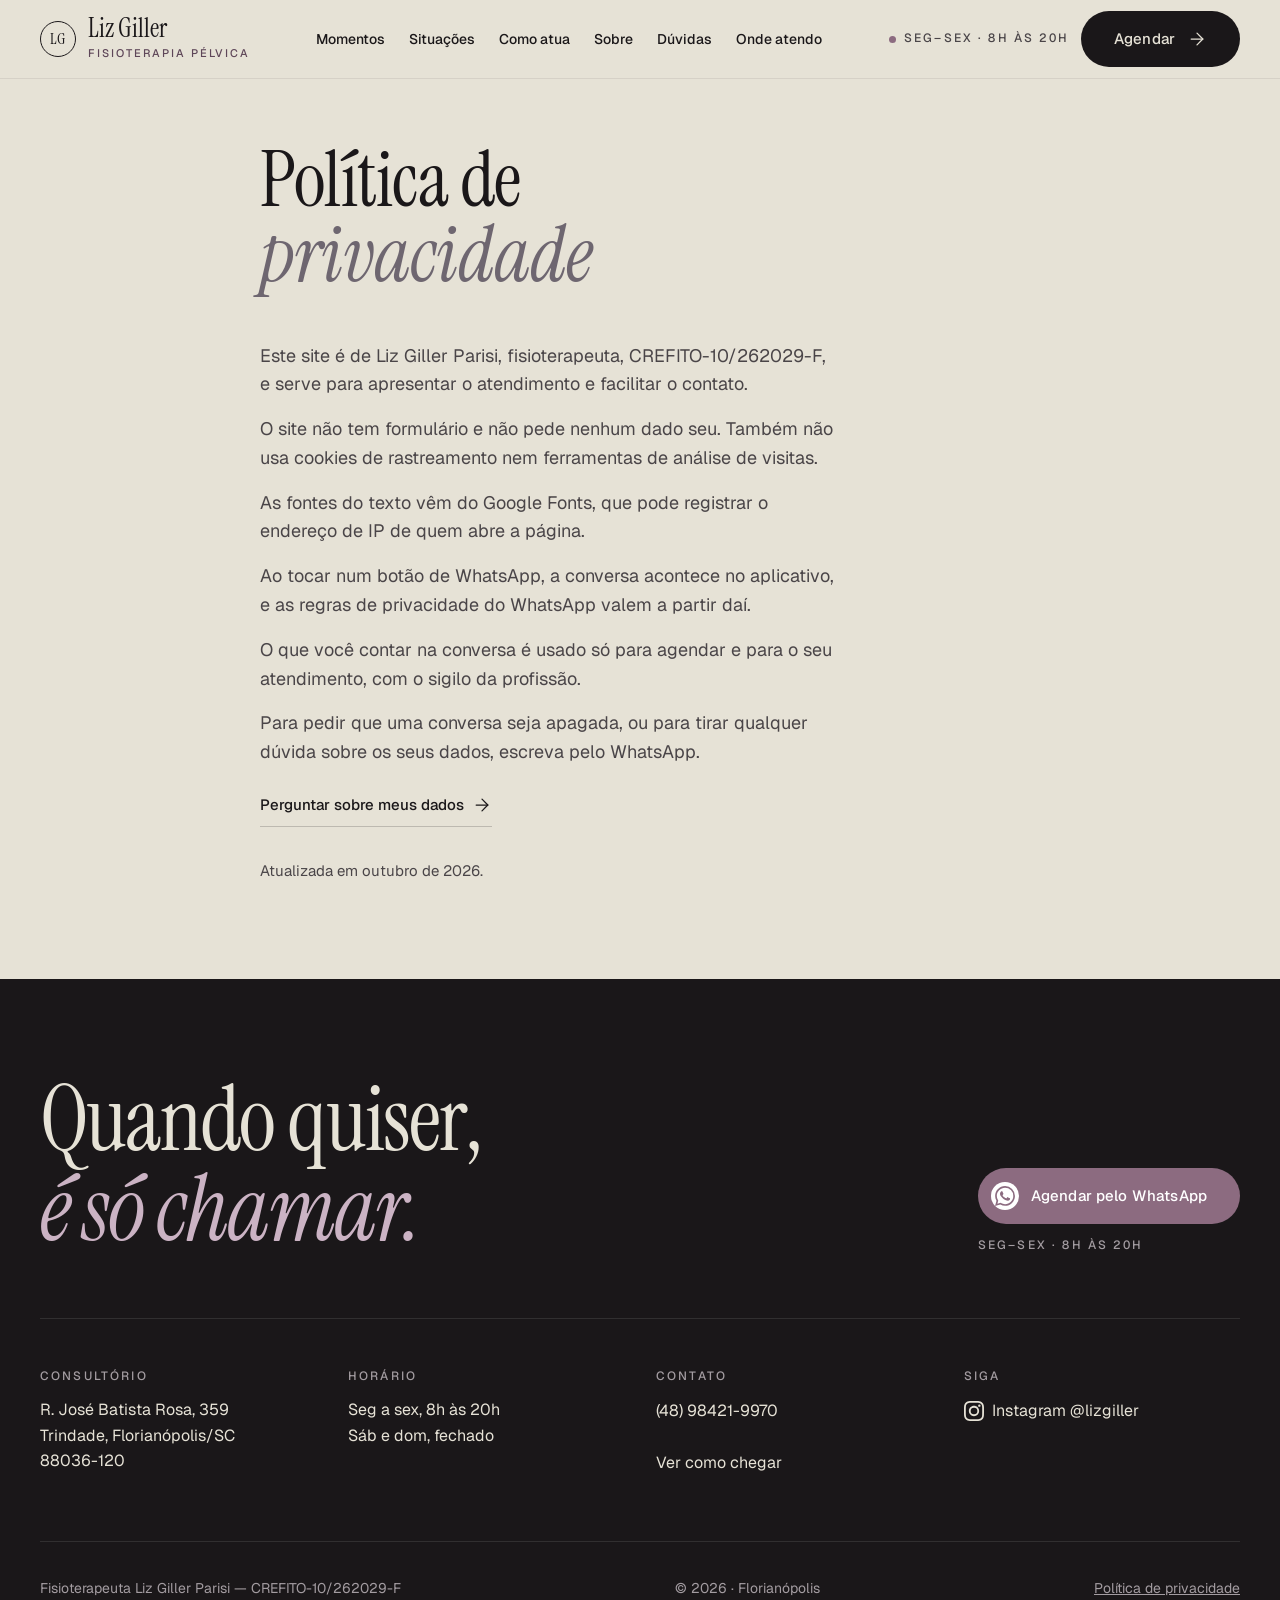
<file: politica-de-privacidade.html>
<!DOCTYPE html>
<html lang="pt-BR">
<head>
<meta charset="UTF-8">
<meta name="viewport" content="width=device-width, initial-scale=1">
<!-- PRÉ-VENDA: não remover até o Armin fechar a venda -->
<meta name="robots" content="noindex, nofollow">
<title>Política de privacidade · Liz Giller, fisioterapeuta</title>
<meta name="description" content="Como o site de Liz Giller, fisioterapeuta na Trindade, Florianópolis, trata os seus dados: sem formulário e sem cookies de rastreamento.">
<meta property="og:title" content="Política de privacidade · Liz Giller, fisioterapeuta">
<meta property="og:description" content="Como o site de Liz Giller, fisioterapeuta na Trindade, Florianópolis, trata os seus dados: sem formulário e sem cookies de rastreamento.">
<meta property="og:type" content="website">
<meta property="og:locale" content="pt_BR">
<meta property="og:url" content="https://infomediamethods-sys.github.io/liz-giller-fisioterapeuta/politica-de-privacidade.html">
<meta property="og:image" content="https://infomediamethods-sys.github.io/liz-giller-fisioterapeuta/assets/img/og-liz.jpg">
<meta name="theme-color" content="#1A1719">
<link rel="icon" href="data:image/svg+xml,%3Csvg%20xmlns%3D%22http%3A%2F%2Fwww.w3.org%2F2000%2Fsvg%22%20viewBox%3D%220%200%2064%2064%22%3E%3Crect%20width%3D%2264%22%20height%3D%2264%22%20rx%3D%2232%22%20fill%3D%22%231A1719%22%2F%3E%3Ctext%20x%3D%2232%22%20y%3D%2242%22%20text-anchor%3D%22middle%22%20font-family%3D%22Georgia%2Cserif%22%20font-size%3D%2226%22%20fill%3D%22%23E6E2D6%22%3ELG%3C%2Ftext%3E%3C%2Fsvg%3E">
<link rel="preconnect" href="https://fonts.googleapis.com">
<link rel="preconnect" href="https://fonts.gstatic.com" crossorigin>
<link href="https://fonts.googleapis.com/css2?family=Geist:wght@400;500;600&amp;family=Instrument+Serif:ital@0;1&amp;display=swap" rel="stylesheet">
<link rel="stylesheet" href="assets/css/base.css">
<link rel="stylesheet" href="assets/css/style.css">
</head>
<body>
<a class="pular-conteudo" href="#conteudo">Pular para o conteúdo</a>

<header class="cabecalho" data-header>
  <div class="container cabecalho__linha">
    <a class="marca" href="index.html" aria-label="Liz Giller, fisioterapia pélvica: início"><span class="marca__mono" aria-hidden="true">LG</span><span class="marca__texto"><span class="marca__nome">Liz Giller</span><span class="marca__rotulo">Fisioterapia pélvica</span></span></a>
    <nav class="nav" aria-label="Principal">
      <ul class="nav__lista" role="list"><li><a class="nav__link" href="index.html#momentos">Momentos</a></li><li><a class="nav__link" href="index.html#situacoes">Situações</a></li><li><a class="nav__link" href="index.html#como-atua">Como atua</a></li><li><a class="nav__link" href="index.html#sobre">Sobre</a></li><li><a class="nav__link" href="index.html#duvidas">Dúvidas</a></li><li><a class="nav__link" href="index.html#onde-atendo">Onde atendo</a></li></ul>
    </nav>
    <div class="cabecalho__acoes">
      <p class="status"><span class="ponto" aria-hidden="true"></span>Seg–sex · 8h às 20h</p>
      <a class="botao botao--escuro cabecalho__cta" href="https://wa.me/5548984219970?text=Ol%C3%A1%2C%20Liz%21%20Vi%20seu%20site%20e%20gostaria%20de%20agendar%20uma%20avalia%C3%A7%C3%A3o." target="_blank" rel="noopener">Agendar <svg aria-hidden="true" focusable="false" class="icone icone--arrow-right" xmlns="http://www.w3.org/2000/svg" width="24" height="24" viewBox="0 0 24 24" fill="none" stroke="currentColor" stroke-width="1.5" stroke-linecap="round" stroke-linejoin="round" ><path d="M5 12h14" /><path d="m12 5 7 7-7 7" /></svg></a>
      <button class="cabecalho__menu" type="button" data-abrir-menu aria-expanded="false" aria-controls="menu-celular" aria-label="Abrir menu"><svg aria-hidden="true" focusable="false" class="icone icone--menu" xmlns="http://www.w3.org/2000/svg" width="24" height="24" viewBox="0 0 24 24" fill="none" stroke="currentColor" stroke-width="1.5" stroke-linecap="round" stroke-linejoin="round" ><path d="M4 5h16" /><path d="M4 12h16" /><path d="M4 19h16" /></svg></button>
    </div>
  </div>
</header>
<nav class="menu-celular" id="menu-celular" aria-hidden="true" aria-label="Menu" data-lenis-prevent>
  <div class="container menu-celular__topo">
    <a class="marca" href="index.html" aria-label="Liz Giller, fisioterapia pélvica: início"><span class="marca__mono" aria-hidden="true">LG</span><span class="marca__texto"><span class="marca__nome">Liz Giller</span><span class="marca__rotulo">Fisioterapia pélvica</span></span></a>
    <button class="cabecalho__menu" type="button" data-fechar-menu aria-label="Fechar menu"><svg aria-hidden="true" focusable="false" class="icone icone--x" xmlns="http://www.w3.org/2000/svg" width="24" height="24" viewBox="0 0 24 24" fill="none" stroke="currentColor" stroke-width="1.5" stroke-linecap="round" stroke-linejoin="round" ><path d="M18 6 6 18" /><path d="m6 6 12 12" /></svg></button>
  </div>
  <div class="container menu-celular__corpo">
    <ul class="menu-celular__lista" role="list"><li><a class="menu-celular__link" href="index.html#momentos"><span class="menu-celular__num">01</span>Momentos</a></li><li><a class="menu-celular__link" href="index.html#situacoes"><span class="menu-celular__num">02</span>Situações</a></li><li><a class="menu-celular__link" href="index.html#como-atua"><span class="menu-celular__num">03</span>Como atua</a></li><li><a class="menu-celular__link" href="index.html#sobre"><span class="menu-celular__num">04</span>Sobre</a></li><li><a class="menu-celular__link" href="index.html#duvidas"><span class="menu-celular__num">05</span>Dúvidas</a></li><li><a class="menu-celular__link" href="index.html#onde-atendo"><span class="menu-celular__num">06</span>Onde atendo</a></li></ul>
    <div class="menu-celular__contato">
      <a class="botao botao--primario" href="https://wa.me/5548984219970?text=Ol%C3%A1%2C%20Liz%21%20Vi%20seu%20site%20e%20gostaria%20de%20agendar%20uma%20avalia%C3%A7%C3%A3o." target="_blank" rel="noopener"><span class="botao__circulo"><svg class="icone icone--marca" width="24" height="24" fill="currentColor" aria-hidden="true" focusable="false" role="img" viewBox="0 0 24 24" xmlns="http://www.w3.org/2000/svg"><path d="M17.472 14.382c-.297-.149-1.758-.867-2.03-.967-.273-.099-.471-.148-.67.15-.197.297-.767.966-.94 1.164-.173.199-.347.223-.644.075-.297-.15-1.255-.463-2.39-1.475-.883-.788-1.48-1.761-1.653-2.059-.173-.297-.018-.458.13-.606.134-.133.298-.347.446-.52.149-.174.198-.298.298-.497.099-.198.05-.371-.025-.52-.075-.149-.669-1.612-.916-2.207-.242-.579-.487-.5-.669-.51-.173-.008-.371-.01-.57-.01-.198 0-.52.074-.792.372-.272.297-1.04 1.016-1.04 2.479 0 1.462 1.065 2.875 1.213 3.074.149.198 2.096 3.2 5.077 4.487.709.306 1.262.489 1.694.625.712.227 1.36.195 1.871.118.571-.085 1.758-.719 2.006-1.413.248-.694.248-1.289.173-1.413-.074-.124-.272-.198-.57-.347m-5.421 7.403h-.004a9.87 9.87 0 01-5.031-1.378l-.361-.214-3.741.982.998-3.648-.235-.374a9.86 9.86 0 01-1.51-5.26c.001-5.45 4.436-9.884 9.888-9.884 2.64 0 5.122 1.03 6.988 2.898a9.825 9.825 0 012.893 6.994c-.003 5.45-4.437 9.884-9.885 9.884m8.413-18.297A11.815 11.815 0 0012.05 0C5.495 0 .16 5.335.157 11.892c0 2.096.547 4.142 1.588 5.945L.057 24l6.305-1.654a11.882 11.882 0 005.683 1.448h.005c6.554 0 11.89-5.335 11.893-11.893a11.821 11.821 0 00-3.48-8.413Z"/></svg></span>Agendar pelo WhatsApp</a>
      <a class="link-seta" href="tel:+5548984219970"><svg aria-hidden="true" focusable="false" class="icone icone--phone" xmlns="http://www.w3.org/2000/svg" width="24" height="24" viewBox="0 0 24 24" fill="none" stroke="currentColor" stroke-width="1.5" stroke-linecap="round" stroke-linejoin="round" ><path d="M13.832 16.568a1 1 0 0 0 1.213-.303l.355-.465A2 2 0 0 1 17 15h3a2 2 0 0 1 2 2v3a2 2 0 0 1-2 2A18 18 0 0 1 2 4a2 2 0 0 1 2-2h3a2 2 0 0 1 2 2v3a2 2 0 0 1-.8 1.6l-.468.351a1 1 0 0 0-.292 1.233 14 14 0 0 0 6.392 6.384" /></svg>Ligar (48) 98421-9970</a>
      <p class="menu-celular__endereco">R. José Batista Rosa, 359<br>Trindade, Florianópolis</p>
    </div>
  </div>
</nav>

<main id="conteudo">
  <section class="pagina" data-heroi>
    <div class="container--estreito">
      <h1 class="pagina__titulo">Política de<br> <em>privacidade</em></h1>
      <div class="pagina__texto">
        <p>Este site é de Liz Giller Parisi, fisioterapeuta, CREFITO-10/262029-F, e serve para apresentar o atendimento e facilitar o contato.</p>
        <p>O site não tem formulário e não pede nenhum dado seu. Também não usa cookies de rastreamento nem ferramentas de análise de visitas.</p>
        <p>As fontes do texto vêm do Google Fonts, que pode registrar o endereço de IP de quem abre a página.</p>
        <p>Ao tocar num botão de WhatsApp, a conversa acontece no aplicativo, e as regras de privacidade do WhatsApp valem a partir daí.</p>
        <p>O que você contar na conversa é usado só para agendar e para o seu atendimento, com o sigilo da profissão.</p>
        <p>Para pedir que uma conversa seja apagada, ou para tirar qualquer dúvida sobre os seus dados, escreva pelo WhatsApp.</p>
        <p><a class="link-seta" href="https://wa.me/5548984219970?text=Ol%C3%A1%2C%20Liz%21%20Tenho%20uma%20d%C3%BAvida%20sobre%20os%20meus%20dados%20no%20site." target="_blank" rel="noopener">Perguntar sobre meus dados <svg aria-hidden="true" focusable="false" class="icone icone--arrow-right" xmlns="http://www.w3.org/2000/svg" width="24" height="24" viewBox="0 0 24 24" fill="none" stroke="currentColor" stroke-width="1.5" stroke-linecap="round" stroke-linejoin="round" ><path d="M5 12h14" /><path d="m12 5 7 7-7 7" /></svg></a></p>
        <p class="pagina__data">Atualizada em outubro de 2026.</p>
      </div>
    </div>
  </section>
</main>

<footer class="rodape" id="contato">
  <div class="container">
    <div class="rodape__topo">
      <h2 class="rodape__titulo">Quando quiser,<br> <em>é só chamar.</em></h2>
      <div class="rodape__cta">
        <a class="botao botao--primario" href="https://wa.me/5548984219970?text=Ol%C3%A1%2C%20Liz%21%20Vi%20seu%20site%20e%20gostaria%20de%20agendar%20uma%20avalia%C3%A7%C3%A3o." target="_blank" rel="noopener"><span class="botao__circulo"><svg class="icone icone--marca" width="24" height="24" fill="currentColor" aria-hidden="true" focusable="false" role="img" viewBox="0 0 24 24" xmlns="http://www.w3.org/2000/svg"><path d="M17.472 14.382c-.297-.149-1.758-.867-2.03-.967-.273-.099-.471-.148-.67.15-.197.297-.767.966-.94 1.164-.173.199-.347.223-.644.075-.297-.15-1.255-.463-2.39-1.475-.883-.788-1.48-1.761-1.653-2.059-.173-.297-.018-.458.13-.606.134-.133.298-.347.446-.52.149-.174.198-.298.298-.497.099-.198.05-.371-.025-.52-.075-.149-.669-1.612-.916-2.207-.242-.579-.487-.5-.669-.51-.173-.008-.371-.01-.57-.01-.198 0-.52.074-.792.372-.272.297-1.04 1.016-1.04 2.479 0 1.462 1.065 2.875 1.213 3.074.149.198 2.096 3.2 5.077 4.487.709.306 1.262.489 1.694.625.712.227 1.36.195 1.871.118.571-.085 1.758-.719 2.006-1.413.248-.694.248-1.289.173-1.413-.074-.124-.272-.198-.57-.347m-5.421 7.403h-.004a9.87 9.87 0 01-5.031-1.378l-.361-.214-3.741.982.998-3.648-.235-.374a9.86 9.86 0 01-1.51-5.26c.001-5.45 4.436-9.884 9.888-9.884 2.64 0 5.122 1.03 6.988 2.898a9.825 9.825 0 012.893 6.994c-.003 5.45-4.437 9.884-9.885 9.884m8.413-18.297A11.815 11.815 0 0012.05 0C5.495 0 .16 5.335.157 11.892c0 2.096.547 4.142 1.588 5.945L.057 24l6.305-1.654a11.882 11.882 0 005.683 1.448h.005c6.554 0 11.89-5.335 11.893-11.893a11.821 11.821 0 00-3.48-8.413Z"/></svg></span>Agendar pelo WhatsApp</a>
        <p class="rotulo">Seg–sex · 8h às 20h</p>
      </div>
    </div>
    <div class="rodape__colunas">
      <div class="rodape__coluna">
        <p class="rotulo">Consultório</p>
        <p>R. José Batista Rosa, 359<br>Trindade, Florianópolis/SC<br>88036-120</p>
      </div>
      <div class="rodape__coluna">
        <p class="rotulo">Horário</p>
        <p>Seg a sex, 8h às 20h<br>Sáb e dom, fechado</p>
      </div>
      <div class="rodape__coluna">
        <p class="rotulo">Contato</p>
        <ul class="rodape__lista" role="list">
          <li><a href="tel:+5548984219970">(48) 98421-9970</a></li>
          <li><a href="https://www.google.com/maps/dir/?api=1&amp;destination=R.+Jos%C3%A9+Batista+Rosa%2C+359+-+Trindade%2C+Florian%C3%B3polis+-+SC&amp;destination_place_id=ChIJnVexeq85J5URpBVqDmecUXg" target="_blank" rel="noopener">Ver como chegar</a></li>
        </ul>
      </div>
      <div class="rodape__coluna">
        <p class="rotulo">Siga</p>
        <ul class="rodape__lista" role="list">
          <li><a href="https://www.instagram.com/lizgiller/" target="_blank" rel="noopener"><svg class="icone icone--marca" width="24" height="24" fill="currentColor" aria-hidden="true" focusable="false" role="img" viewBox="0 0 24 24" xmlns="http://www.w3.org/2000/svg"><path d="M7.0301.084c-1.2768.0602-2.1487.264-2.911.5634-.7888.3075-1.4575.72-2.1228 1.3877-.6652.6677-1.075 1.3368-1.3802 2.127-.2954.7638-.4956 1.6365-.552 2.914-.0564 1.2775-.0689 1.6882-.0626 4.947.0062 3.2586.0206 3.6671.0825 4.9473.061 1.2765.264 2.1482.5635 2.9107.308.7889.72 1.4573 1.388 2.1228.6679.6655 1.3365 1.0743 2.1285 1.38.7632.295 1.6361.4961 2.9134.552 1.2773.056 1.6884.069 4.9462.0627 3.2578-.0062 3.668-.0207 4.9478-.0814 1.28-.0607 2.147-.2652 2.9098-.5633.7889-.3086 1.4578-.72 2.1228-1.3881.665-.6682 1.0745-1.3378 1.3795-2.1284.2957-.7632.4966-1.636.552-2.9124.056-1.2809.0692-1.6898.063-4.948-.0063-3.2583-.021-3.6668-.0817-4.9465-.0607-1.2797-.264-2.1487-.5633-2.9117-.3084-.7889-.72-1.4568-1.3876-2.1228C21.2982 1.33 20.628.9208 19.8378.6165 19.074.321 18.2017.1197 16.9244.0645 15.6471.0093 15.236-.005 11.977.0014 8.718.0076 8.31.0215 7.0301.0839m.1402 21.6932c-1.17-.0509-1.8053-.2453-2.2287-.408-.5606-.216-.96-.4771-1.3819-.895-.422-.4178-.6811-.8186-.9-1.378-.1644-.4234-.3624-1.058-.4171-2.228-.0595-1.2645-.072-1.6442-.079-4.848-.007-3.2037.0053-3.583.0607-4.848.05-1.169.2456-1.805.408-2.2282.216-.5613.4762-.96.895-1.3816.4188-.4217.8184-.6814 1.3783-.9003.423-.1651 1.0575-.3614 2.227-.4171 1.2655-.06 1.6447-.072 4.848-.079 3.2033-.007 3.5835.005 4.8495.0608 1.169.0508 1.8053.2445 2.228.408.5608.216.96.4754 1.3816.895.4217.4194.6816.8176.9005 1.3787.1653.4217.3617 1.056.4169 2.2263.0602 1.2655.0739 1.645.0796 4.848.0058 3.203-.0055 3.5834-.061 4.848-.051 1.17-.245 1.8055-.408 2.2294-.216.5604-.4763.96-.8954 1.3814-.419.4215-.8181.6811-1.3783.9-.4224.1649-1.0577.3617-2.2262.4174-1.2656.0595-1.6448.072-4.8493.079-3.2045.007-3.5825-.006-4.848-.0608M16.953 5.5864A1.44 1.44 0 1 0 18.39 4.144a1.44 1.44 0 0 0-1.437 1.4424M5.8385 12.012c.0067 3.4032 2.7706 6.1557 6.173 6.1493 3.4026-.0065 6.157-2.7701 6.1506-6.1733-.0065-3.4032-2.771-6.1565-6.174-6.1498-3.403.0067-6.156 2.771-6.1496 6.1738M8 12.0077a4 4 0 1 1 4.008 3.9921A3.9996 3.9996 0 0 1 8 12.0077"/></svg>Instagram @lizgiller</a></li>
        </ul>
      </div>
    </div>
    <div class="rodape__base">
      <p class="rodape__ident">Fisioterapeuta Liz Giller <span class="nowrap">Parisi — CREFITO-10/262029-F</span></p>
      <p>© 2026 · Florianópolis</p>
      <a class="rodape__legal" href="politica-de-privacidade.html">Política de privacidade</a>
    </div>
  </div>
</footer>

<a class="whatsapp-fixo" href="https://wa.me/5548984219970?text=Ol%C3%A1%2C%20Liz%21%20Vi%20seu%20site%20e%20gostaria%20de%20agendar%20uma%20avalia%C3%A7%C3%A3o." target="_blank" rel="noopener" aria-label="Agendar pelo WhatsApp"><svg class="icone icone--marca" width="24" height="24" fill="currentColor" aria-hidden="true" focusable="false" role="img" viewBox="0 0 24 24" xmlns="http://www.w3.org/2000/svg"><path d="M17.472 14.382c-.297-.149-1.758-.867-2.03-.967-.273-.099-.471-.148-.67.15-.197.297-.767.966-.94 1.164-.173.199-.347.223-.644.075-.297-.15-1.255-.463-2.39-1.475-.883-.788-1.48-1.761-1.653-2.059-.173-.297-.018-.458.13-.606.134-.133.298-.347.446-.52.149-.174.198-.298.298-.497.099-.198.05-.371-.025-.52-.075-.149-.669-1.612-.916-2.207-.242-.579-.487-.5-.669-.51-.173-.008-.371-.01-.57-.01-.198 0-.52.074-.792.372-.272.297-1.04 1.016-1.04 2.479 0 1.462 1.065 2.875 1.213 3.074.149.198 2.096 3.2 5.077 4.487.709.306 1.262.489 1.694.625.712.227 1.36.195 1.871.118.571-.085 1.758-.719 2.006-1.413.248-.694.248-1.289.173-1.413-.074-.124-.272-.198-.57-.347m-5.421 7.403h-.004a9.87 9.87 0 01-5.031-1.378l-.361-.214-3.741.982.998-3.648-.235-.374a9.86 9.86 0 01-1.51-5.26c.001-5.45 4.436-9.884 9.888-9.884 2.64 0 5.122 1.03 6.988 2.898a9.825 9.825 0 012.893 6.994c-.003 5.45-4.437 9.884-9.885 9.884m8.413-18.297A11.815 11.815 0 0012.05 0C5.495 0 .16 5.335.157 11.892c0 2.096.547 4.142 1.588 5.945L.057 24l6.305-1.654a11.882 11.882 0 005.683 1.448h.005c6.554 0 11.89-5.335 11.893-11.893a11.821 11.821 0 00-3.48-8.413Z"/></svg>WhatsApp</a>
<script src="assets/js/lenis.min.js" defer></script>
<script src="assets/js/main.js" defer></script>
<script src="assets/js/movimento.js" defer></script>
</body>
</html>
</file>
<file: assets/css/base.css>
/* base.css — regras fixas da agência. NÃO EDITAR por projeto.
   Tokens de cor, fonte, raio e sombra do cliente ficam em style.css.
   Escala e regras descritas em specs/design.md §0. */

:root {
  /* Espaçamento: escala fechada. Nenhum margin/padding/gap fora daqui. */
  --space-1: 0.25rem;  /*   4px */
  --space-2: 0.5rem;   /*   8px */
  --space-3: 0.75rem;  /*  12px */
  --space-4: 1rem;     /*  16px */
  --space-5: 1.5rem;   /*  24px */
  --space-6: 2rem;     /*  32px */
  --space-7: 3rem;     /*  48px */
  --space-8: 4rem;     /*  64px */
  --space-9: 6rem;     /*  96px */
  --space-10: 8rem;    /* 128px */

  --section-y: var(--space-8);          /* celular e tablet: 64px */
  --gutter: var(--space-5);             /* 24px */
  --container: 1200px;
  --container-narrow: 760px;

  /* Ícones: só estes dois tamanhos (+ círculo de card) */
  --icone-linha: 20px;
  --icone-card: 24px;
  --icone-circulo: 48px;

  --toque-min: 44px;
  --header-h: 72px;

  --ease-out: cubic-bezier(0.22, 1, 0.36, 1);
  --dur-fast: 0.14s;
  --dur-base: 0.24s;
  --dur-slow: 0.42s;
}
@media (min-width: 900px) {
  :root { --section-y: var(--space-9); --gutter: var(--space-6); }  /* 96px / 32px */
}
@media (max-width: 399px) {
  :root { --gutter: 1.25rem; }  /* 20px: única exceção à escala, só na borda da tela */
}

/* Reset enxuto */
*, *::before, *::after { box-sizing: border-box; }
html { -webkit-text-size-adjust: 100%; overflow-x: clip; scroll-behavior: smooth; }
body { margin: 0; overflow-x: clip; min-height: 100vh; text-rendering: optimizeLegibility; -webkit-font-smoothing: antialiased; }
h1, h2, h3, h4, p, figure, blockquote, ul, ol, dl { margin: 0; }
ul[role="list"], ol[role="list"] { list-style: none; padding: 0; }
img, picture, svg, video { display: block; max-width: 100%; }
img { height: auto; }
input, button, textarea, select { font: inherit; color: inherit; }
button { cursor: pointer; }
a { color: inherit; }
[hidden] { display: none !important; }
:target, [id] { scroll-margin-top: calc(var(--header-h) + var(--space-4)); }

/* Estrutura */
.container { width: min(100% - 2 * var(--gutter), var(--container)); margin-inline: auto; }
.container--estreito { width: min(100% - 2 * var(--gutter), var(--container-narrow)); margin-inline: auto; }
.secao { padding-block: var(--section-y); }

/* Imagens: sempre cobrem o espaço reservado, sem distorcer */
.midia { position: relative; overflow: hidden; }
.midia > img, .midia > picture, .midia > picture > img { width: 100%; height: 100%; object-fit: cover; }
.proporcao-heroi   { aspect-ratio: 4 / 5; }
.proporcao-card    { aspect-ratio: 4 / 3; }
.proporcao-retrato { aspect-ratio: 4 / 5; }
.proporcao-avatar  { aspect-ratio: 1 / 1; border-radius: 50%; }
@media (min-width: 900px) { .proporcao-heroi { aspect-ratio: 3 / 2; } }

/* Ícones (gerados por ~/agencia/scripts/icone.mjs) */
.icone { width: var(--icone-card); height: var(--icone-card); flex-shrink: 0; }
.icone--linha, .botao .icone, p .icone, li .icone { width: var(--icone-linha); height: var(--icone-linha); }
.icone-circulo {
  display: inline-grid; place-items: center;
  width: var(--icone-circulo); height: var(--icone-circulo); border-radius: 50%;
}

/* Acessibilidade */
.pular-conteudo {
  position: absolute; left: var(--space-4); top: calc(-1 * var(--space-9)); z-index: 1000;
  padding: var(--space-3) var(--space-4); background: #fff; color: #000; border-radius: var(--space-2);
}
.pular-conteudo:focus { top: var(--space-3); }
:focus-visible { outline: 3px solid var(--focus-ring, currentColor); outline-offset: 2px; }
.sr-only {
  position: absolute !important; width: 1px; height: 1px; padding: 0; margin: -1px;
  overflow: hidden; clip: rect(0 0 0 0); white-space: nowrap; border: 0;
}
a, button, [role="button"], input, select, textarea, summary { min-height: var(--toque-min); }
p a, li a { min-height: 0; }

/* Menu de celular: fechado = fora da tela E fora do teclado (lição: menu fechado recebia foco) */
.menu-celular { visibility: hidden; pointer-events: none; }
.menu-celular[data-aberto="true"] { visibility: visible; pointer-events: auto; }
body[data-menu="true"] { overflow: hidden; }

/* Entrada de seção (main.js adiciona .visivel). Sem JS, tudo aparece. */
.js .revelar { opacity: 0; transform: translateY(16px); transition: opacity var(--dur-slow) var(--ease-out), transform var(--dur-slow) var(--ease-out); }
.js .revelar.visivel { opacity: 1; transform: none; }

/* Botão fixo de WhatsApp no celular: aparece em TODAS as páginas depois de rolar (lição: só funcionava na home) */
.whatsapp-fixo {
  position: fixed; left: var(--gutter); right: var(--gutter); bottom: var(--space-4); z-index: 90;
  display: flex; align-items: center; justify-content: center; gap: var(--space-2);
  min-height: 56px; border-radius: 999px; text-decoration: none;
  transform: translateY(calc(100% + var(--space-6))); transition: transform var(--dur-base) var(--ease-out);
}
.whatsapp-fixo[data-visivel="true"] { transform: none; }
@media (min-width: 900px) { .whatsapp-fixo { display: none; } }
/* Reserva o espaço do botão fixo no fim da página, senão ele cobre o último conteúdo (lição: Loredana) */
@media (max-width: 899px) { body:has(.whatsapp-fixo) { padding-bottom: calc(56px + var(--space-6)); } }

/* Caixa de foto real que falta (specs/design.md §0). Nunca pode sobrar sem registro em revisao/pendencias.md. */
.foto-pendente {
  display: grid; place-content: center; gap: var(--space-3);
  width: 100%; max-width: 100%; height: 100%; padding: var(--space-6); text-align: center;
  background: #f4f2f0; border: 2px dashed #b9b2aa; border-radius: inherit; color: #625c55;
}
.foto-pendente .icone { margin-inline: auto; opacity: .55; }
.foto-pendente__titulo { font-weight: 600; line-height: 1.45; color: #231f20; max-width: 34ch; margin-inline: auto; overflow-wrap: anywhere; }
.foto-pendente__meta { font-size: 0.875rem; }

/* Lenis (rolagem suave): o próprio Lenis põe html.lenis; com ele ativo, o scroll-behavior do CSS sai do caminho */
html.lenis, html.lenis body { height: auto; }
.lenis.lenis-smooth { scroll-behavior: auto !important; }
.lenis.lenis-smooth [data-lenis-prevent] { overscroll-behavior: contain; }
.lenis.lenis-stopped { overflow: clip; }
.lenis.lenis-smooth iframe { pointer-events: none; }

/* Movimento reduzido: desliga tudo */
@media (prefers-reduced-motion: reduce) {
  html { scroll-behavior: auto; }
  *, *::before, *::after { animation: none !important; transition: none !important; }
  .js .revelar { opacity: 1; transform: none; }
}
</file>
<file: assets/css/style.css>
/* style.css — tokens e componentes do cliente (Liz Giller), a partir de specs/design.md §1–§11.
   Espaçamento SEMPRE com var(--space-N) de base.css. Media queries de cada componente DEPOIS das regras base dele. */
:root {
  /* Cores (§2) */
  --paper: #E6E2D6;
  --paper-lite: #EEEBE1;
  --sand: #DCD8C6;
  --ink: #1A1719;
  --ink-soft: #4A4548;
  --ital-claro: #6E6670;
  --accent: #8C6B80;
  --accent-deep: #5E4658;
  --accent-texto: #5E4658;
  --accent-soft: #CBB3C4;
  --muted-escuro: #A39CA1;
  --line: rgba(26, 23, 25, .12);
  --line-escuro: rgba(255, 255, 255, .10);
  --veu: rgba(26, 23, 25, .55);
  --veu-base: rgba(26, 23, 25, .88);
  --paper-82: rgba(230, 226, 214, .82);
  --brand: var(--ink);
  --surface-1: var(--paper);
  --surface-2: var(--sand);
  --surface-escuro: var(--ink);
  --focus-ring: var(--accent-texto);

  /* Fontes (§3) */
  --fonte-titulo: 'Instrument Serif', Georgia, serif;
  --fonte-texto: 'Geist', system-ui, -apple-system, 'Segoe UI', sans-serif;
  --fs-h1: clamp(3.5rem, 1.9rem + 5.6vw, 6rem);
  --fs-h2: clamp(2.75rem, 1.6rem + 4vw, 4.875rem);
  --fs-frase: clamp(3rem, 1.6rem + 5vw, 6rem);
  --fs-h3-linha: clamp(1.75rem, 1.4rem + 1vw, 2.25rem);
  --fs-h3: clamp(1.625rem, 1.5rem + .4vw, 1.75rem);
  --fs-lead: 1.0625rem;
  --fs-corpo: 1.0625rem;
  --fs-pequeno: 0.9375rem;
  --fs-rotulo: 0.75rem;
  --fs-botao: 0.9375rem;
  --fs-chip: 0.8125rem;
  --fs-faq: 1.0625rem;
  --lh-h1: .94;
  --lh-h2: .98;
  --ls-h1: -0.02em;
  --ls-h2: -0.01em;
  --ls-rotulo: 0.18em;
  --ls-chip: 0.12em;
  --ls-botao: 0.01em;

  /* Raios (§5): fotos 4, cartões 8, botões/chips pílula. Sem sombras. */
  --raio-foto: 4px;
  --raio-card: 8px;
  --raio-chip: 999px;

  /* Movimento (§10) */
  --dur-hover: .18s;
  --dur-card: .2s;
  --dur-painel: .25s;
  --dur-mosaico: .35s;
  --dur-retrato: .4s;
  --dur-pulso: 2.2s;
  --ease-ref: ease-out;

  --header-h: 72px;
  --circulo-seta: 32px;
  --circulo-mais: 36px;
  --botao-h: 56px;
}
@media (max-width: 399px) {
  :root { --fs-h2: 2.5rem; }
}
@media (min-width: 900px) {
  :root {
    --fs-lead: 1.125rem;
    --fs-corpo: 1.125rem;
    --fs-faq: 1.1875rem;
    --header-h: 78px;
  }
}

/* ---------- Base tipográfica ---------- */
body {
  font-family: var(--fonte-texto);
  font-size: var(--fs-corpo);
  line-height: 1.6;
  color: var(--ink);
  background: var(--paper);
}
h1, h2, h3 { font-family: var(--fonte-titulo); font-weight: 400; text-wrap: balance; }
h1 em, h2 em, h3 em { white-space: nowrap; }
h2 em.em-longo { white-space: normal; }
.nowrap { white-space: nowrap; }
.fundo-escuro { background: var(--ink); color: var(--paper); --focus-ring: var(--accent-soft); }

.rotulo {
  font-family: var(--fonte-texto);
  font-size: var(--fs-rotulo);
  font-weight: 500;
  line-height: 1.5;
  letter-spacing: var(--ls-rotulo);
  text-transform: uppercase;
  font-variant-numeric: tabular-nums;
  color: var(--accent-texto);
}
.fundo-escuro .rotulo { color: var(--accent-soft); }

.titulo-secao {
  font-size: var(--fs-h2);
  line-height: var(--lh-h2);
  letter-spacing: var(--ls-h2);
}
.titulo-secao em { color: var(--ital-claro); }
.fundo-escuro .titulo-secao em { color: var(--accent-soft); }
.rotulo + .titulo-secao { margin-top: var(--space-3); }

.romano {
  font-family: var(--fonte-titulo);
  font-style: italic;
  font-size: 1.25rem;
  line-height: 1.2;
  color: var(--accent-texto);
}
.fundo-escuro .romano { color: var(--accent-soft); }

/* Ponto de status pulsante (§10) */
.ponto {
  display: inline-block;
  width: 7px;
  height: 7px;
  border-radius: 50%;
  background: var(--accent);
  flex-shrink: 0;
  animation: pulso var(--dur-pulso) ease-in-out infinite;
}
.fundo-escuro .ponto, .heroi .ponto { background: var(--accent-soft); }
@keyframes pulso { 0%, 100% { opacity: 1; } 50% { opacity: .55; } }

/* ---------- Entrada (reserva do template, §10: 500 ms) ---------- */
.js .revelar { transition-duration: .5s; }

/* ---------- Botões (§6: um raio, pílula, 56 px) ---------- */
.botao {
  display: inline-flex;
  align-items: center;
  justify-content: center;
  gap: var(--space-3);
  min-height: var(--botao-h);
  padding: var(--space-4) var(--space-6);
  border: 1px solid transparent;
  border-radius: var(--raio-chip);
  font-family: var(--fonte-texto);
  font-size: var(--fs-botao);
  font-weight: 500;
  line-height: 1.25;
  letter-spacing: var(--ls-botao);
  text-decoration: none;
  text-align: center;
  transition: background-color var(--dur-hover) var(--ease-ref), color var(--dur-hover) var(--ease-ref), border-color var(--dur-hover) var(--ease-ref), transform var(--dur-hover) var(--ease-ref);
}
.botao:hover { transform: translateY(-1px); }
.botao--primario { background: var(--accent); color: #fff; padding-block: var(--space-3); padding-left: var(--space-3); }
.botao--primario:hover { background: var(--accent-deep); }
.botao__circulo {
  display: inline-grid;
  place-items: center;
  width: 28px;
  height: 28px;
  border-radius: 50%;
  background: #fff;
  color: var(--accent);
  flex-shrink: 0;
  transition: color var(--dur-hover) var(--ease-ref);
}
.botao--primario:hover .botao__circulo { color: var(--accent-deep); }
.botao__circulo .icone { width: var(--icone-linha); height: var(--icone-linha); }
.botao--escuro { background: var(--ink); color: var(--paper); }
.botao--escuro:hover { background: var(--accent-deep); }
.botao--contorno { border-color: currentColor; color: var(--ink); background: transparent; }
.botao--contorno:hover { background: var(--paper-lite); }
.fundo-escuro .botao--contorno { color: var(--paper); }
.fundo-escuro .botao--contorno:hover { background: rgba(255, 255, 255, .08); }
.botao--claro { background: #fff; color: var(--ink); }
.botao--claro:hover { background: var(--paper-lite); }
.botao--largo { width: 100%; }
@media (min-width: 400px) { .botao { white-space: nowrap; } }

/* Link com seta (§6) */
.link-seta {
  display: inline-flex;
  align-items: center;
  gap: var(--space-2);
  min-height: var(--toque-min);
  border-bottom: 1px solid rgba(26, 23, 25, .2);
  font-size: var(--fs-pequeno);
  font-weight: 500;
  line-height: 1.3;
  color: var(--ink);
  text-decoration: none;
  transition: border-color var(--dur-hover) var(--ease-ref);
}
.link-seta:hover { gap: var(--space-3); border-color: var(--ink); }
.link-seta .icone { width: var(--icone-linha); height: var(--icone-linha); }
.link-seta--cheio { display: flex; justify-content: space-between; width: 100%; }
p .link-seta, li .link-seta { min-height: var(--toque-min); }

/* Chips (§3: Geist 500 13 px caixa alta) */
.chip {
  display: inline-flex;
  align-items: center;
  padding: var(--space-1) var(--space-3);
  border-radius: var(--raio-chip);
  font-size: var(--fs-chip);
  font-weight: 500;
  line-height: 1.4;
  letter-spacing: var(--ls-chip);
  text-transform: uppercase;
  font-variant-numeric: tabular-nums;
}
.chip--claro { background: var(--paper); color: var(--ink); }
.chip--contorno { border: 1px solid rgba(26, 23, 25, .32); color: var(--ink); }
.chips { display: flex; flex-wrap: wrap; gap: var(--space-2); }
.chips[role="list"] { padding: 0; }

/* Círculo "+" (Como atua e Dúvidas) */
.circulo-mais {
  display: inline-grid;
  place-items: center;
  width: var(--circulo-mais);
  height: var(--circulo-mais);
  border: 1px solid rgba(26, 23, 25, .28);
  border-radius: 50%;
  color: var(--ink);
  flex-shrink: 0;
  transition: background-color var(--dur-card) var(--ease-ref), color var(--dur-card) var(--ease-ref), border-color var(--dur-card) var(--ease-ref);
}
.circulo-mais .icone { width: var(--icone-linha); height: var(--icone-linha); transition: transform var(--dur-painel) var(--ease-ref); }

/* ---------- Cabeçalho (§10: fixo, não encolhe) ---------- */
.cabecalho {
  position: sticky;
  top: 0;
  z-index: 80;
  background: rgba(230, 226, 214, .88);
  -webkit-backdrop-filter: blur(14px);
  backdrop-filter: blur(14px);
  border-bottom: 1px solid rgba(26, 23, 25, .08);
}
.cabecalho__linha {
  display: flex;
  align-items: center;
  justify-content: space-between;
  gap: var(--space-4);
  min-height: 72px;
}
.marca {
  display: inline-flex;
  align-items: center;
  gap: var(--space-3);
  flex-shrink: 0;
  color: var(--ink);
  text-decoration: none;
}
.marca__mono {
  display: inline-grid;
  place-items: center;
  width: 36px;
  height: 36px;
  border: 1px solid var(--ink);
  border-radius: 50%;
  font-family: var(--fonte-titulo);
  font-size: 1rem;
  line-height: 1;
  letter-spacing: .02em;
}
.marca__texto { display: flex; flex-direction: column; }
.marca__nome { font-family: var(--fonte-titulo); font-size: 1.625rem; line-height: 1; white-space: nowrap; }
.marca__rotulo {
  margin-top: var(--space-1);
  font-size: 0.6875rem;
  font-weight: 500;
  letter-spacing: var(--ls-rotulo);
  text-transform: uppercase;
  color: var(--accent-texto);
  white-space: nowrap;
}
.nav { display: none; }
.cabecalho__acoes { display: flex; align-items: center; gap: var(--space-3); }
.status { display: none; }
.cabecalho__cta { display: none; }
.cabecalho__menu {
  display: inline-grid;
  place-items: center;
  width: var(--toque-min);
  height: var(--toque-min);
  flex-shrink: 0;
  padding: 0;
  border: 1px solid rgba(26, 23, 25, .2);
  border-radius: 50%;
  background: transparent;
  color: var(--ink);
}
.cabecalho__menu .icone { width: var(--icone-linha); height: var(--icone-linha); }
@media (max-width: 399px) {
  .marca__rotulo { display: none; }
}
@media (min-width: 400px) {
  .cabecalho__cta { display: inline-flex; padding-inline: var(--space-5); }
}
@media (min-width: 900px) {
  .cabecalho__linha { min-height: 78px; gap: var(--space-5); }
  .nav { display: block; }
  .nav__lista { display: flex; gap: var(--space-5); }
  .nav__lista[role="list"] { padding: 0; }
  .nav__link {
    position: relative;
    display: inline-flex;
    align-items: center;
    min-height: var(--toque-min);
    font-size: 0.875rem;
    font-weight: 500;
    color: var(--ink);
    text-decoration: none;
    white-space: nowrap;
  }
  .nav__link::after {
    content: "";
    position: absolute;
    left: 0;
    right: 0;
    bottom: var(--space-2);
    height: 1px;
    background: currentColor;
    transform: scaleX(0);
    transform-origin: left;
    transition: transform var(--dur-painel) var(--ease-ref);
  }
  .nav__link:hover::after { transform: scaleX(1); }
  .cabecalho__menu { display: none; }
  .cabecalho__cta { padding-inline: var(--space-6); }
}
@media (min-width: 900px) and (max-width: 1099px) {
  .nav__lista { gap: var(--space-4); }
  .nav__link { font-size: 0.8125rem; }
  .marca__rotulo { display: none; }
}
@media (min-width: 1280px) {
  .status {
    display: inline-flex;
    align-items: center;
    gap: var(--space-2);
    font-size: var(--fs-rotulo);
    font-weight: 500;
    letter-spacing: var(--ls-rotulo);
    text-transform: uppercase;
    font-variant-numeric: tabular-nums;
    color: var(--ink-soft);
    white-space: nowrap;
  }
}

/* ---------- Menu do celular ---------- */
.menu-celular {
  position: fixed;
  inset: 0;
  z-index: 100;
  display: flex;
  flex-direction: column;
  overflow-y: auto;
  background: var(--paper-lite);
  opacity: 0;
  transform: translateY(var(--space-2));
  transition: opacity var(--dur-painel) var(--ease-ref), transform var(--dur-painel) var(--ease-ref), visibility 0s linear var(--dur-painel);
}
.menu-celular[data-aberto="true"] { opacity: 1; transform: none; transition-delay: 0s; }
.menu-celular__topo {
  display: flex;
  align-items: center;
  justify-content: space-between;
  min-height: 72px;
  border-bottom: 1px solid var(--line);
}
.menu-celular__corpo { padding-block: var(--space-6) var(--space-7); }
.menu-celular__lista { display: grid; gap: var(--space-2); }
.menu-celular__lista[role="list"] { padding: 0; }
.menu-celular__link {
  display: flex;
  align-items: baseline;
  gap: var(--space-4);
  min-height: var(--toque-min);
  font-family: var(--fonte-titulo);
  font-size: 2rem;
  line-height: 1.2;
  color: var(--ink);
  text-decoration: none;
}
.menu-celular__num {
  font-family: var(--fonte-texto);
  font-size: var(--fs-rotulo);
  font-weight: 500;
  letter-spacing: var(--ls-rotulo);
  font-variant-numeric: tabular-nums;
  color: var(--accent-texto);
}
.menu-celular__contato {
  display: grid;
  justify-items: start;
  gap: var(--space-4);
  margin-top: var(--space-7);
  padding-top: var(--space-6);
  border-top: 1px solid var(--line);
}
.menu-celular__endereco { font-size: var(--fs-pequeno); color: var(--ink-soft); }
@media (min-width: 900px) { .menu-celular { display: none; } }

/* ---------- 1. Herói + 2. tira ---------- */
.heroi {
  position: relative;
  isolation: isolate;
  overflow: hidden;
  background: var(--ink);
  color: var(--paper);
  padding-top: var(--space-7);
}
.heroi__fundo { position: absolute; inset: 0; z-index: -2; }
.heroi__fundo img { width: 100%; height: 100%; object-fit: cover; object-position: 50% 40%; }
.heroi::before { content: ""; position: absolute; inset: 0; z-index: -1; background: linear-gradient(to bottom, var(--veu) 0%, var(--veu) 55%, var(--veu-base) 100%); }
.heroi__grade { display: grid; gap: var(--space-7); }
.capsula {
  display: inline-flex;
  align-items: center;
  gap: var(--space-2);
  padding: var(--space-2) var(--space-3);
  border: 1px solid rgba(255, 255, 255, .18);
  border-radius: var(--raio-chip);
  background: rgba(255, 255, 255, .06);
  -webkit-backdrop-filter: blur(8px);
  backdrop-filter: blur(8px);
  text-wrap: balance;
  font-size: 0.6875rem;
  font-weight: 500;
  line-height: 1.4;
  letter-spacing: .14em;
  text-transform: uppercase;
  color: var(--paper);
}
.heroi__titulo {
  margin-top: var(--space-5);
  font-size: var(--fs-h1);
  line-height: var(--lh-h1);
  letter-spacing: var(--ls-h1);
  color: var(--paper);
}
.heroi__titulo em { color: rgba(230, 226, 214, .72); }
.heroi__titulo .destaque { color: var(--accent-soft); }
.heroi__apoio { margin-top: var(--space-5); max-width: 34em; font-size: var(--fs-lead); line-height: 1.6; color: var(--paper-82); }
.identificacao { margin-top: var(--space-4); font-size: 0.875rem; font-weight: 500; line-height: 1.5; color: var(--paper-82); }
.heroi__acoes { display: flex; flex-wrap: wrap; align-items: center; gap: var(--space-3) var(--space-5); margin-top: var(--space-5); }
.link-tel {
  display: inline-flex;
  align-items: center;
  gap: var(--space-2);
  min-height: var(--toque-min);
  font-size: var(--fs-pequeno);
  font-weight: 500;
  color: var(--paper);
  text-decoration: none;
  border-bottom: 1px solid rgba(230, 226, 214, .3);
  transition: border-color var(--dur-hover) var(--ease-ref);
}
.link-tel:hover { border-color: var(--paper); }
.link-tel .icone { width: var(--icone-linha); height: var(--icone-linha); }

.heroi__cartao { position: relative; border-radius: var(--raio-foto); width: 100%; height: clamp(260px, 42svh, 360px); }
.heroi__cartao picture, .heroi__cartao img { width: 100%; height: 100%; }
.heroi__cartao img { object-fit: cover; object-position: 50% 12%; }
/* 16/10: a base da foto dissolve no tecido do fundo (sem retângulo colado) */
.heroi__cartao picture {
  display: block;
  -webkit-mask-image: linear-gradient(to bottom, #000 0%, #000 50%, rgba(0, 0, 0, .45) 66%, rgba(0, 0, 0, 0) 78%);
  mask-image: linear-gradient(to bottom, #000 0%, #000 50%, rgba(0, 0, 0, .45) 66%, rgba(0, 0, 0, 0) 78%);
}
.heroi__chip { position: absolute; top: var(--space-4); left: var(--space-4); }
.heroi__legenda {
  position: absolute;
  inset: auto 0 0 0;
  display: grid;
  gap: var(--space-1);
  padding: var(--space-8) var(--space-5) var(--space-5);
  /* sem caixa: a foto já dissolve no fundo; a sombra só segura a leitura */
  text-shadow: 0 1px 14px rgba(20, 16, 19, .75);
}
.heroi__legenda .rotulo { color: var(--accent-soft); }
.heroi__nome { font-family: var(--fonte-titulo); font-size: 1.75rem; line-height: 1.05; color: var(--paper); }
.heroi__nome em { color: var(--accent-soft); }

.tira { margin-top: var(--space-7); border-top: 1px solid var(--line-escuro); padding-block: var(--space-3) var(--space-5); }
.tira__lista { display: grid; }
.tira__lista[role="list"] { padding: 0; }
.tira__lista li {
  display: flex;
  align-items: baseline;
  justify-content: space-between;
  gap: var(--space-4);
  padding-block: var(--space-3);
  border-bottom: 1px solid var(--line-escuro);
}
.tira__lista li:last-child { border-bottom: 0; }
.tira__rotulo {
  font-size: var(--fs-rotulo);
  font-weight: 500;
  letter-spacing: var(--ls-rotulo);
  text-transform: uppercase;
  color: var(--muted-escuro);
}
.tira__valor {
  display: inline-flex;
  align-items: center;
  gap: var(--space-2);
  font-family: var(--fonte-titulo);
  font-size: 1.375rem;
  line-height: 1.2;
  color: var(--paper);
  text-align: right;
}
.tira__lista .tira__link {
  min-height: var(--toque-min);
  text-decoration: none;
  border-bottom: 1px solid rgba(230, 226, 214, .3);
  transition: border-color var(--dur-hover) var(--ease-ref);
}
.tira__lista .tira__link:hover { border-color: var(--paper); }

@media (min-width: 600px) and (max-width: 899px) {
  .container, .container--estreito { width: min(100% - 2 * var(--gutter), 560px); }
}
@media (min-width: 900px) {
  .heroi { padding-top: var(--space-9); }
  .heroi__fundo img { object-position: 50% 50%; }
  .heroi__grade { grid-template-columns: 6fr 6fr; gap: var(--space-7); align-items: center; }
  .heroi__cartao {
    height: auto;
    width: auto;
    aspect-ratio: 4 / 5;
    max-height: 760px;
    margin-right: calc((min(100vw - 2 * var(--gutter), var(--container)) - 100vw) / 2);
    border-radius: var(--raio-foto) 0 0 var(--raio-foto);
  }
  .heroi__cartao img { object-position: 50% 15%; }
  .heroi__cartao picture {
    -webkit-mask-image: linear-gradient(to bottom, #000 0%, #000 66%, rgba(0, 0, 0, .5) 80%, rgba(0, 0, 0, 0) 92%);
    mask-image: linear-gradient(to bottom, #000 0%, #000 66%, rgba(0, 0, 0, .5) 80%, rgba(0, 0, 0, 0) 92%);
  }
  .heroi__chip { top: var(--space-5); left: var(--space-5); }
  .heroi__legenda { padding: var(--space-9) var(--space-6) var(--space-6); }
  .tira { margin-top: var(--space-8); padding-block: var(--space-6); }
  .tira__lista { grid-template-columns: repeat(4, 1fr); }
  .tira__lista li {
    display: grid;
    align-content: start;
    justify-content: start;
    gap: var(--space-2);
    padding: 0 var(--space-5);
    border-bottom: 0;
    border-left: 1px solid var(--line-escuro);
  }
  .tira__lista li:first-child { padding-left: 0; border-left: 0; }
  .tira__valor { font-size: 1.5rem; text-align: left; }
  .tira__lista .tira__link { min-height: 0; justify-self: start; }
}
@media (min-width: 1200px) {
  .heroi__grade { grid-template-columns: 7fr 5fr; gap: var(--space-8); }
}

/* ---------- Cabeça de seção (mesma grade do conteúdo de baixo) ---------- */
.cabeca { display: grid; gap: var(--space-4); margin-bottom: var(--space-6); }
.cabeca__apoio { max-width: 34em; font-size: var(--fs-lead); color: var(--ink-soft); }
.fundo-escuro .cabeca__apoio { color: var(--paper-82); }
.cabeca--centro { justify-items: center; text-align: center; }
@media (min-width: 900px) {
  .cabeca { column-gap: var(--space-6); align-items: end; margin-bottom: var(--space-7); }
  .cabeca--3 { grid-template-columns: repeat(3, minmax(0, 1fr)); }
  .cabeca--3 .cabeca__titulo { grid-column: 1 / 3; }
  .cabeca--3 .cabeca__apoio { grid-column: 3 / 4; }
  .cabeca--4 { grid-template-columns: repeat(4, minmax(0, 1fr)); column-gap: var(--space-4); }
  .cabeca--4 .cabeca__titulo { grid-column: 1 / 4; }
  .cabeca--4 .cabeca__apoio { grid-column: 4 / 5; }
  .cabeca--centro .cabeca__apoio { max-width: 32em; }
}

/* ---------- 3. Momentos ---------- */
.momentos__grade { display: grid; gap: var(--space-7); }
.momentos__grade[role="list"] { padding: 0; }
.momentos__grade li { display: flex; }
.momento { display: flex; flex-direction: column; width: min(100%, 480px); }
.momento__midia { aspect-ratio: 4 / 5; border-radius: var(--raio-foto); }
.momento__midia img { transition: transform var(--dur-mosaico) var(--ease-ref); }
.momento:hover .momento__midia img { transform: scale(1.04); }
.momento__midia--gestacao img { object-position: 50% 60%; }
.momento .romano { margin-top: var(--space-5); }
.momento__titulo { margin-top: var(--space-2); font-size: var(--fs-h3); line-height: 1.1; }
.momento__texto { margin-top: var(--space-2); font-size: 1rem; line-height: 1.6; color: var(--ink-soft); }
.momento .link-seta { margin-top: auto; }
.momento__texto { margin-bottom: var(--space-4); }
@media (min-width: 900px) {
  .momentos__grade { grid-template-columns: repeat(3, minmax(0, 1fr)); gap: var(--space-6); }
  .momento { width: 100%; }
}

/* ---------- 4. Situações ---------- */
.situacoes__grade { display: grid; gap: var(--space-3); }
.situacoes__grade[role="list"] { padding: 0; }
.situacoes__grade li { display: flex; }
.situacao {
  flex: 1;
  display: grid;
  grid-template-columns: auto minmax(0, 1fr) auto;
  grid-template-areas: "romano titulo seta" "texto texto texto";
  align-items: center;
  column-gap: var(--space-3);
  padding: var(--space-5);
  border: 1px solid var(--line-escuro);
  border-radius: var(--raio-card);
  background: rgba(255, 255, 255, .03);
  color: var(--paper);
  text-decoration: none;
  transition: transform var(--dur-card) var(--ease-ref), background-color var(--dur-card) var(--ease-ref), border-color var(--dur-card) var(--ease-ref);
}
.situacao .romano { grid-area: romano; }
.situacao__titulo { grid-area: titulo; font-size: var(--fs-h3); line-height: 1.08; }
.situacao__seta {
  grid-area: seta;
  display: inline-grid;
  place-items: center;
  width: var(--circulo-seta);
  height: var(--circulo-seta);
  border: 1px solid rgba(255, 255, 255, .22);
  border-radius: 50%;
  transition: background-color var(--dur-card) var(--ease-ref), border-color var(--dur-card) var(--ease-ref);
}
.situacao__seta .icone { width: var(--icone-linha); height: var(--icone-linha); }
.situacao__texto { grid-area: texto; max-width: 60ch; margin-top: var(--space-2); font-size: var(--fs-pequeno); line-height: 1.6; color: var(--paper-82); }
.situacao:hover { transform: translateY(-3px); background: rgba(255, 255, 255, .06); }
.situacao:hover .situacao__seta { background: var(--accent); border-color: var(--accent); }
.situacao--destaque { border-color: var(--accent); }
@media (min-width: 900px) {
  .situacoes__grade { grid-template-columns: repeat(4, minmax(0, 1fr)); gap: var(--space-4); }
  .situacao {
    grid-template-columns: minmax(0, 1fr) auto;
    grid-template-rows: auto auto 1fr;
    grid-template-areas: "romano seta" "titulo titulo" "texto texto";
    align-items: start;
    min-height: 260px;
    padding: var(--space-5) var(--space-5) var(--space-6);
  }
  .situacao__titulo { margin-top: var(--space-8); }
}

/* ---------- 5. Como atua (assinatura: ficha de recursos que abre) ---------- */
.cabeca--recursos .cabeca__apoio { max-width: 30em; }
@media (min-width: 900px) {
  .cabeca--recursos { grid-template-columns: 80px minmax(0, 1fr) minmax(0, 1.2fr) 44px; }
  .cabeca--recursos .cabeca__titulo { grid-column: 1 / 3; }
  .cabeca--recursos .cabeca__apoio { grid-column: 3 / 5; }
}
.recursos { border-top: 1px solid var(--line); }
.recursos[role="list"] { padding: 0; }
.recurso {
  position: relative;
  display: grid;
  grid-template-columns: minmax(0, 1fr) auto;
  grid-template-areas: "num mais" "titulo titulo" "texto texto" "detalhe detalhe";
  align-items: center;
  margin-inline: calc(-1 * var(--space-3));
  padding: var(--space-5) var(--space-3);
  border-bottom: 1px solid var(--line);
  cursor: pointer;
  transition: background-color var(--dur-card) var(--ease-ref);
}
.recurso::before {
  content: "";
  position: absolute;
  left: 0;
  top: -1px;
  bottom: -1px;
  width: 2px;
  background: var(--accent);
  transform: scaleY(0);
  transform-origin: top;
  transition: transform var(--dur-painel) var(--ease-ref);
}
.recurso__num {
  grid-area: num;
  font-size: var(--fs-rotulo);
  font-weight: 500;
  letter-spacing: var(--ls-rotulo);
  font-variant-numeric: tabular-nums;
  color: var(--accent-texto);
}
.recurso__titulo { grid-area: titulo; margin-top: var(--space-2); font-size: var(--fs-h3-linha); line-height: 1.05; }
.recurso__texto { grid-area: texto; max-width: 36em; margin-top: var(--space-2); font-size: 1rem; line-height: 1.6; color: var(--ink-soft); }
.recurso__mais {
  grid-area: mais;
  display: inline-grid;
  place-items: center;
  width: var(--toque-min);
  height: var(--toque-min);
  padding: 0;
  border: 0;
  background: transparent;
}
.recurso__detalhe {
  grid-area: detalhe;
  display: grid;
  grid-template-rows: 0fr;
  visibility: hidden;
  transition: visibility 0s linear var(--dur-painel);
}
.recurso__detalhe > div { overflow: hidden; }
.recurso__detalhe p {
  max-width: 36em;
  padding-top: var(--space-4);
  font-size: 1rem;
  line-height: 1.6;
  color: var(--ink);
}
.recurso:hover, .recurso[data-aberto="true"] { background: var(--paper-lite); }
.recurso:hover .circulo-mais, .recurso[data-aberto="true"] .circulo-mais { background: var(--ink); border-color: var(--ink); color: var(--paper); }
.recurso[data-aberto="true"]::before { transform: scaleY(1); }
.recurso[data-aberto="true"] .circulo-mais .icone { transform: rotate(45deg); }
.recurso[data-aberto="true"] .recurso__detalhe { grid-template-rows: 1fr; visibility: visible; transition-delay: 0s; }
.como-atua__fecho { margin-top: var(--space-6); }
@media (min-width: 900px) {
  .recurso {
    grid-template-columns: 80px minmax(0, 1fr) minmax(0, 1.2fr) 44px;
    grid-template-areas: "num titulo texto mais" ". . detalhe .";
    column-gap: var(--space-6);
    align-items: start;
    margin-inline: calc(-1 * var(--space-4));
    padding: var(--space-6) var(--space-4);
  }
  .recurso__num { padding-top: var(--space-3); }
  .recurso__titulo { margin-top: 0; }
  .recurso__texto { margin-top: 0; padding-top: var(--space-1); }
  .recurso__mais { margin-top: calc(-1 * var(--space-1)); }
}

/* ---------- 6. Sobre ---------- */
.sobre { background: var(--sand); }
.sobre__grade { display: grid; gap: var(--space-6); }
.sobre__grade > * { min-width: 0; }
.sobre__retrato { position: relative; aspect-ratio: 4 / 5; width: min(100%, 480px); border-radius: var(--raio-foto); }
.sobre__retrato picture { display: block; height: 100%; }
.sobre__retrato img { object-position: 50% 30%; transition: transform var(--dur-retrato) var(--ease-ref); }
.sobre__retrato:hover img { transform: scale(1.03); filter: brightness(.9); }
.sobre__chip { position: absolute; top: var(--space-4); left: var(--space-4); }
.sobre__nome { margin-top: var(--space-6); font-family: var(--fonte-titulo); font-size: 1.75rem; line-height: 1.1; }
.sobre__registro { margin-top: var(--space-1); }
.sobre__p { max-width: 32em; margin-top: var(--space-4); color: var(--ink-soft); }
.sobre__registro + .sobre__p { margin-top: var(--space-5); }
.sobre .chips { margin-top: var(--space-5); }
.sobre__link { margin-top: var(--space-4); }
@media (min-width: 900px) {
  .sobre__grade { grid-template-columns: minmax(0, 5fr) minmax(0, 7fr); gap: var(--space-8); align-items: center; }
  .sobre__retrato { width: 100%; max-width: 800px; }
}

/* ---------- 7. Frase grande ---------- */
.frase { padding-block: var(--space-8); }
.frase__texto {
  max-width: 16em;
  font-size: var(--fs-frase);
  line-height: 1;
  letter-spacing: var(--ls-h1);
  color: var(--paper);
}
.frase__texto em { color: var(--accent-soft); }
@media (min-width: 900px) { .frase { padding-block: var(--space-9); } }

/* ---------- 8. Dúvidas ---------- */
.duvidas__grade { display: grid; gap: var(--space-6); }
.duvidas__foto { border-radius: var(--raio-foto); width: 100%; height: clamp(220px, 36svh, 300px); }
.duvidas__foto picture { display: block; height: 100%; }
.duvidas__foto img { object-position: 50% 55%; }
.faq { border-top: 1px solid var(--line); }
.faq[role="list"] { padding: 0; }
.faq__item { border-bottom: 1px solid var(--line); }
.faq__pergunta { font-family: var(--fonte-texto); font-weight: 500; }
.faq__botao {
  display: flex;
  align-items: center;
  justify-content: space-between;
  gap: var(--space-4);
  width: 100%;
  padding: var(--space-4) 0;
  border: 0;
  background: transparent;
  font-size: var(--fs-faq);
  font-weight: 500;
  line-height: 1.4;
  text-align: left;
  color: var(--ink);
}
.faq__botao .circulo-mais { width: var(--circulo-seta); height: var(--circulo-seta); }
.faq__botao:hover .circulo-mais, .faq__botao[aria-expanded="true"] .circulo-mais { background: var(--ink); border-color: var(--ink); color: var(--paper); }
.faq__botao[aria-expanded="true"] .circulo-mais .icone { transform: rotate(45deg); }
.faq__resposta {
  display: grid;
  grid-template-rows: 0fr;
  visibility: hidden;
  transition: visibility 0s linear var(--dur-painel);
}
.faq__resposta > div { overflow: hidden; }
.faq__resposta p { max-width: 36em; color: var(--ink-soft); }
.faq__resposta > div > :first-child { padding-right: var(--space-7); }
.faq__resposta > div > :last-child { padding-bottom: var(--space-5); }
.faq__link { margin-top: var(--space-2); }
.faq__item[data-aberto="true"] .faq__resposta,
html:not(.js) .faq__resposta, html:not(.js) .recurso__detalhe { grid-template-rows: 1fr; visibility: visible; transition-delay: 0s; }
.duvidas__botao { margin-top: var(--space-6); }
@media (min-width: 900px) {
  .cabeca--duvidas { grid-template-columns: minmax(300px, 5fr) minmax(0, 7fr); column-gap: var(--space-8); }
  .duvidas__grade { grid-template-columns: minmax(300px, 5fr) minmax(0, 7fr); gap: var(--space-8); align-items: start; }
  .duvidas__foto { height: auto; aspect-ratio: 4 / 5; max-width: 800px; }
  .faq__botao { padding: var(--space-5) 0; }
}

/* ---------- 9. Onde atendo ---------- */
.onde { background: var(--sand); }
.onde__grade { display: grid; gap: var(--space-6); }
.onde__p { max-width: 32em; margin-top: var(--space-4); color: var(--ink-soft); }
.onde__texto .botao { margin-top: var(--space-6); }
.onde__foto { position: relative; aspect-ratio: 4 / 3; border-radius: var(--raio-foto); }
.onde__foto picture { display: block; height: 100%; }
.onde__foto img { object-position: 50% 40%; }
.selo {
  position: absolute;
  right: var(--space-4);
  bottom: var(--space-4);
  display: grid;
  place-items: center;
  width: 64px;
  height: 64px;
  border: 1px solid var(--paper);
  border-radius: 50%;
  background: rgba(26, 23, 25, .35);
  -webkit-backdrop-filter: blur(6px);
  backdrop-filter: blur(6px);
  font-family: var(--fonte-titulo);
  font-size: 1.5rem;
  line-height: 1;
  color: var(--paper);
}
.ficha {
  display: grid;
  grid-template-columns: repeat(2, minmax(0, 1fr));
  gap: var(--space-5);
  margin-top: var(--space-7);
  padding: var(--space-5);
  border-radius: var(--raio-card);
  background: var(--paper);
}
.ficha dd { margin: var(--space-2) 0 0; font-size: 1rem; font-weight: 500; line-height: 1.5; }
.onde__chips { margin-top: var(--space-5); }
@media (max-width: 399px) {
  .ficha { grid-template-columns: 1fr; }
}
@media (min-width: 900px) {
  .onde__grade { grid-template-columns: repeat(2, minmax(0, 1fr)); gap: var(--space-8); align-items: center; }
  .selo { right: var(--space-6); bottom: var(--space-6); width: 88px; height: 88px; font-size: 2rem; }
  .ficha { grid-template-columns: repeat(4, minmax(0, 1fr)); gap: 0; padding: var(--space-6); }
  .ficha > div { padding-inline: var(--space-5); border-left: 1px solid var(--line); }
  .ficha > div:first-child { padding-left: 0; border-left: 0; }
}

/* ---------- 10. Mosaico ---------- */
.mosaico { border-top: 1px solid var(--line); }
.mosaico__grade { display: grid; grid-template-columns: repeat(2, minmax(0, 1fr)); gap: var(--space-2); }
.mosaico__grade[role="list"] { padding: 0; }
.mosaico__item { aspect-ratio: 1 / 1; border-radius: var(--raio-foto); }
.mosaico__item picture { display: block; height: 100%; }
.mosaico__item img { transition: transform var(--dur-mosaico) var(--ease-ref); }
.mosaico__item:hover img { transform: scale(1.04); }
@media (min-width: 900px) {
  .mosaico__grade { grid-template-columns: repeat(3, minmax(0, 1fr)); }
}

/* ---------- 11. Três caminhos (malva escura) ---------- */
.caminhos.fundo-escuro { background: var(--accent-deep); }
.caminhos .rotulo { color: var(--paper); }
.caminhos .cabeca__apoio { color: var(--paper); }
.caminhos__grade { display: grid; gap: var(--space-4); }
.caminhos__grade[role="list"] { padding: 0; }
.caminhos__grade li { display: flex; }
.caminho {
  flex: 1;
  display: flex;
  flex-direction: column;
  align-items: flex-start;
  padding: var(--space-6);
  border: 1px solid rgba(255, 255, 255, .18);
  border-radius: var(--raio-card);
  background: rgba(255, 255, 255, .08);
  color: var(--paper);
  transition: transform var(--dur-card) var(--ease-ref), background-color var(--dur-card) var(--ease-ref);
}
.caminho:hover { transform: translateY(-3px); background: rgba(255, 255, 255, .12); }
.caminho .chip--contorno { border-color: rgba(255, 255, 255, .45); color: var(--paper); }
.caminho__titulo { margin-top: var(--space-4); font-size: var(--fs-h3); line-height: 1.1; }
.caminho__checks { display: grid; gap: var(--space-2); margin-block: var(--space-4) var(--space-6); }
.caminho__checks[role="list"] { padding: 0; }
.caminho__checks li { display: flex; align-items: flex-start; gap: var(--space-2); font-size: var(--fs-pequeno); line-height: 1.5; }
.caminho__checks .icone { color: var(--accent-soft); }
.caminho .botao { margin-top: auto; }
.caminhos .caminho__rotulo { align-self: center; margin-top: var(--space-3); color: var(--paper); }
.caminho--destaque { background: var(--paper-lite); border-color: var(--paper-lite); color: var(--ink); }
.caminho--destaque:hover { background: #F4F2EC; }
.caminho--destaque .chip--contorno { border-color: var(--accent-deep); background: var(--accent-deep); color: var(--paper-lite); }
.caminho--destaque .caminho__checks .icone { color: var(--accent-texto); }
.caminhos .caminho--destaque .caminho__rotulo { color: var(--accent-texto); }
@media (max-width: 399px) {
  .caminho { padding-inline: var(--space-4); }
  .caminho .botao { gap: var(--space-2); padding-inline: var(--space-3); }
}
@media (min-width: 900px) {
  .caminhos__grade { grid-template-columns: repeat(3, minmax(0, 1fr)); gap: var(--space-5); }
}

/* ---------- 12. Rodapé ---------- */
.rodape { background: var(--ink); color: var(--paper); padding-block: var(--space-8) calc(var(--space-6) + var(--botao-h) + var(--space-6)); --focus-ring: var(--accent-soft); }
.rodape__topo { display: grid; gap: var(--space-6); }
.rodape__titulo { font-size: var(--fs-frase); line-height: 1; letter-spacing: var(--ls-h1); }
.rodape__titulo em { color: var(--accent-soft); }
.rodape__cta { display: grid; justify-items: start; gap: var(--space-3); }
.rodape .rotulo { color: var(--muted-escuro); }
.rodape__colunas {
  display: grid;
  gap: var(--space-6);
  margin-top: var(--space-8);
  padding-top: var(--space-7);
  border-top: 1px solid var(--line-escuro);
}
.rodape__coluna { display: grid; align-content: start; gap: var(--space-3); font-size: 1rem; line-height: 1.6; }
.rodape__lista { display: grid; align-content: start; gap: var(--space-2); }
.rodape__lista[role="list"] { padding: 0; }
.rodape__lista a {
  display: inline-flex;
  align-items: flex-start;
  padding-top: var(--space-1);
  line-height: 1.25;
  gap: var(--space-2);
  min-height: var(--toque-min);
  color: var(--paper);
  text-decoration: none;
}
.rodape__lista a:hover { text-decoration: underline; text-underline-offset: 4px; }
.rodape__base {
  display: flex;
  flex-wrap: wrap;
  align-items: center;
  justify-content: space-between;
  gap: var(--space-2) var(--space-5);
  margin-top: var(--space-7);
  padding-top: var(--space-5);
  border-top: 1px solid var(--line-escuro);
  font-size: 0.875rem;
  color: var(--muted-escuro);
}
.rodape__ident { line-height: 1.5; padding-block: var(--space-2); }
.rodape__legal { display: inline-flex; align-items: center; min-height: var(--toque-min); color: var(--muted-escuro); }
.rodape__legal:hover { color: var(--paper); }
@media (max-width: 899px) {
  body:has(.whatsapp-fixo) { padding-bottom: 0; }
  .rodape__base { flex-direction: column; align-items: flex-start; }
}
@media (min-width: 900px) {
  .rodape { padding-block: var(--space-9) var(--space-6); }
  .rodape__topo { grid-template-columns: minmax(0, 1fr) auto; align-items: end; gap: var(--space-8); }
  .rodape__colunas { grid-template-columns: repeat(4, minmax(0, 1fr)); }
}

/* ---------- Botão fixo do celular (§6) ---------- */
.whatsapp-fixo {
  gap: var(--space-2);
  border: 1px solid rgba(255, 255, 255, .35);
  background: var(--accent);
  color: #fff;
  font-family: var(--fonte-texto);
  font-size: var(--fs-botao);
  font-weight: 500;
  line-height: 1.25;
  letter-spacing: var(--ls-botao);
}
.whatsapp-fixo .icone { width: var(--icone-linha); height: var(--icone-linha); }

/* ---------- Política e 404 ---------- */
.pagina { padding-block: var(--space-8) var(--space-9); }
.pagina__titulo { font-size: var(--fs-h2); line-height: var(--lh-h2); letter-spacing: var(--ls-h2); }
.pagina__titulo em { color: var(--ital-claro); }
.pagina__texto { display: grid; gap: var(--space-4); max-width: 32em; margin-top: var(--space-7); color: var(--ink-soft); }
.pagina__data { margin-top: var(--space-4); font-size: var(--fs-pequeno); }
.erro { padding-block: var(--space-9) var(--space-7); min-height: 70svh; display: grid; align-content: center; }
.erro__titulo { font-size: var(--fs-h1); line-height: var(--lh-h1); letter-spacing: var(--ls-h1); }
.erro__titulo em { color: var(--accent-soft); }
.erro__p { max-width: 34em; margin-top: var(--space-5); color: var(--paper-82); }
.erro__acoes { display: flex; flex-wrap: wrap; align-items: center; gap: var(--space-4) var(--space-6); margin-top: var(--space-6); }
.erro .link-seta { color: var(--paper); border-color: rgba(230, 226, 214, .3); }
.erro .link-seta:hover { border-color: var(--paper); }

main:has(.erro) + .rodape { border-top: 1px solid var(--line-escuro); }
@media (min-width: 600px) and (max-width: 899px) {
  .whatsapp-fixo { left: calc((100% - 560px) / 2); right: calc((100% - 560px) / 2); }
}

/* ---------- Movimento reduzido (lição Angela: sem transform nos hovers) ---------- */
@media (prefers-reduced-motion: reduce) {
  .botao:hover, .situacao:hover, .caminho:hover,
  .momento:hover .momento__midia img, .sobre__retrato:hover img, .mosaico__item:hover img { transform: none; }
  .menu-celular { transform: none; }
  .ponto { animation: none; }
}


/* Regra do Armin, 19/10/2026 (§0 "Rolagem leve no celular"): sem vidro desfocado no celular; fundo quase opaco. Aplicado por aplicar-carregamento.mjs. */
@media (max-width: 899px) {
  .cabecalho { -webkit-backdrop-filter: none; backdrop-filter: none; background: rgba(230, 226, 214, 0.96); }
  .capsula { -webkit-backdrop-filter: none; backdrop-filter: none; background: rgba(255, 255, 255, 0.96); }
  .selo { -webkit-backdrop-filter: none; backdrop-filter: none; background: rgba(26, 23, 25, 0.96); }
}
</file>
